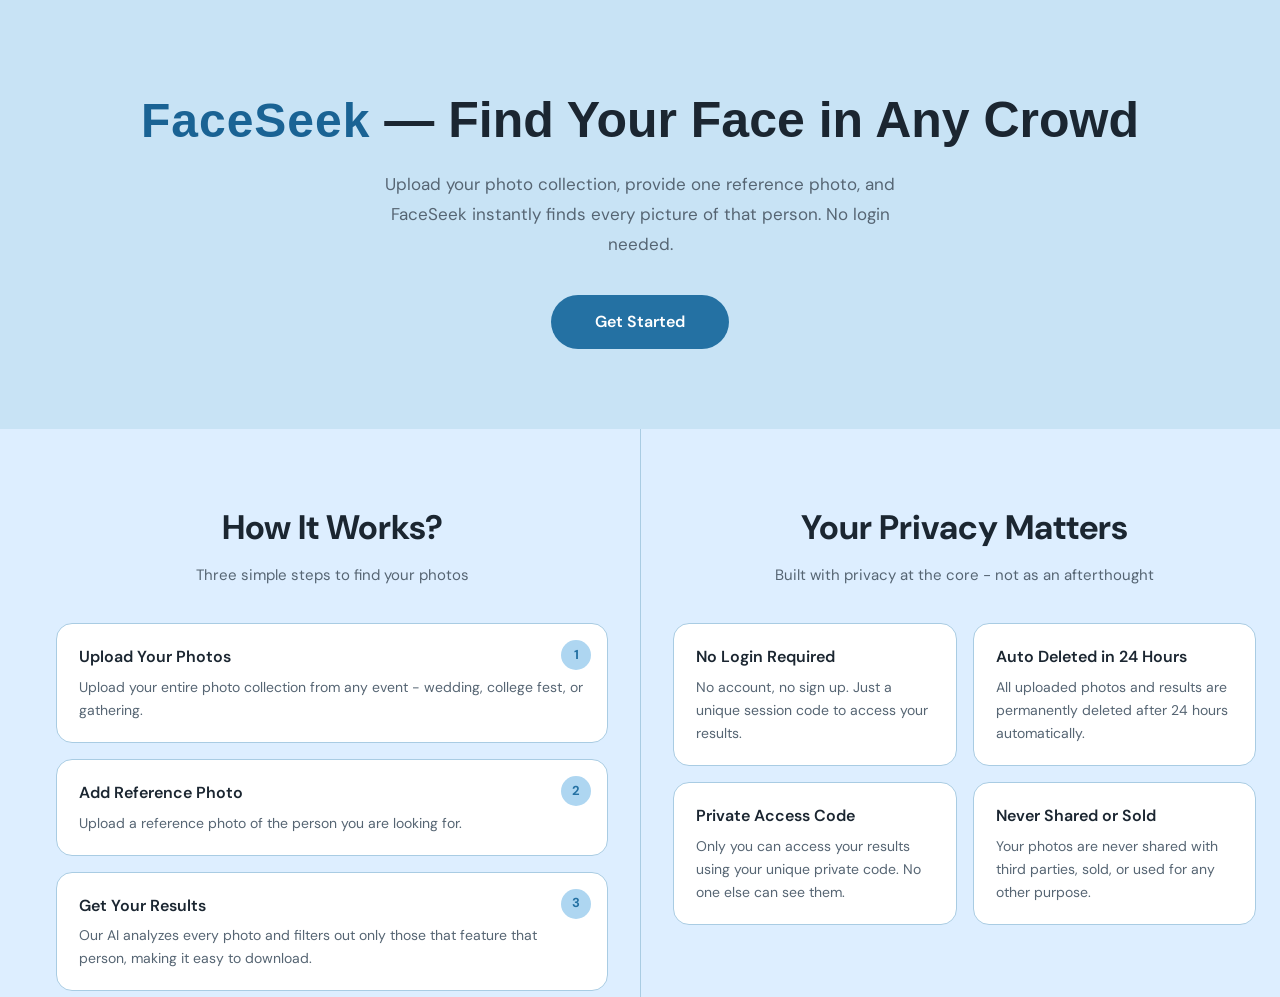
<file: frontend/index.html>
<!DOCTYPE html>

<html lang="en">

<head>

    <meta charset="UTF-8">
    <meta name="viewport" content="width=device-width, initial-scale=1.0">
    <title>FaceSeek - Find Your Photos Instantly</title>    
    <link rel="stylesheet" href="Style.css">
</head>

<body>
    <section class="hero">
        <h1><span class="brand">FaceSeek</span> — Find Your Face in Any Crowd</h1>
        <p class="subtitle">
            Upload your photo collection, provide one reference photo,
            and FaceSeek instantly finds every picture of that person.
            No login needed.
        </p>

        <div class="btn-wrapper">
            <a href="menu.html" class="btn-primary">Get Started</a>
        </div>

    </section>

    <div class="two-col-sections">
        <section class="how-section">
            <h2>How It Works?</h2>
            <p class="section-sub">Three simple steps to find your photos</p>

            <div class="steps">
                <div class="step-card">
                    <div class="step-number">1</div>
                    <h3>Upload Your Photos</h3>
                    <p>Upload your entire photo collection from any event - wedding, college fest, or gathering.</p>
                </div>

                <div class="step-card">
                    <div class="step-number">2</div>
                    <h3>Add Reference Photo</h3>
                    <p>Upload a reference photo of the person you are looking for.</p>
                </div>

                <div class="step-card">
                    <div class="step-number">3</div>
                    <h3>Get Your Results</h3>
                    <p>Our AI analyzes every photo and filters out only those that feature that person, making it easy to download.</p>
                </div>

            </div>
        </section>

        <section class="privacy-section">

            <h2>Your Privacy Matters</h2>
            <p class="section-sub">Built with privacy at the core - not as an afterthought</p>

            <div class="privacy-cards">

                <div class="card">
                    <h3>No Login Required</h3>
                    <p>No account, no sign up. Just a unique session code to access your results.</p>
                </div>

                <div class="card">
                    <h3>Auto Deleted in 24 Hours</h3>
                    <p>All uploaded photos and results are permanently deleted after 24 hours automatically.</p>
                </div>

                <div class="card">
                    <h3>Private Access Code</h3>
                    <p>Only you can access your results using your unique private code. No one else can see them.</p>
                </div>

                <div class="card">
                    <h3>Never Shared or Sold</h3>
                    <p>Your photos are never shared with third parties, sold, or used for any other purpose.</p>
                </div>

            </div>

        </section>

    </div>

</body>

</html>
</file>
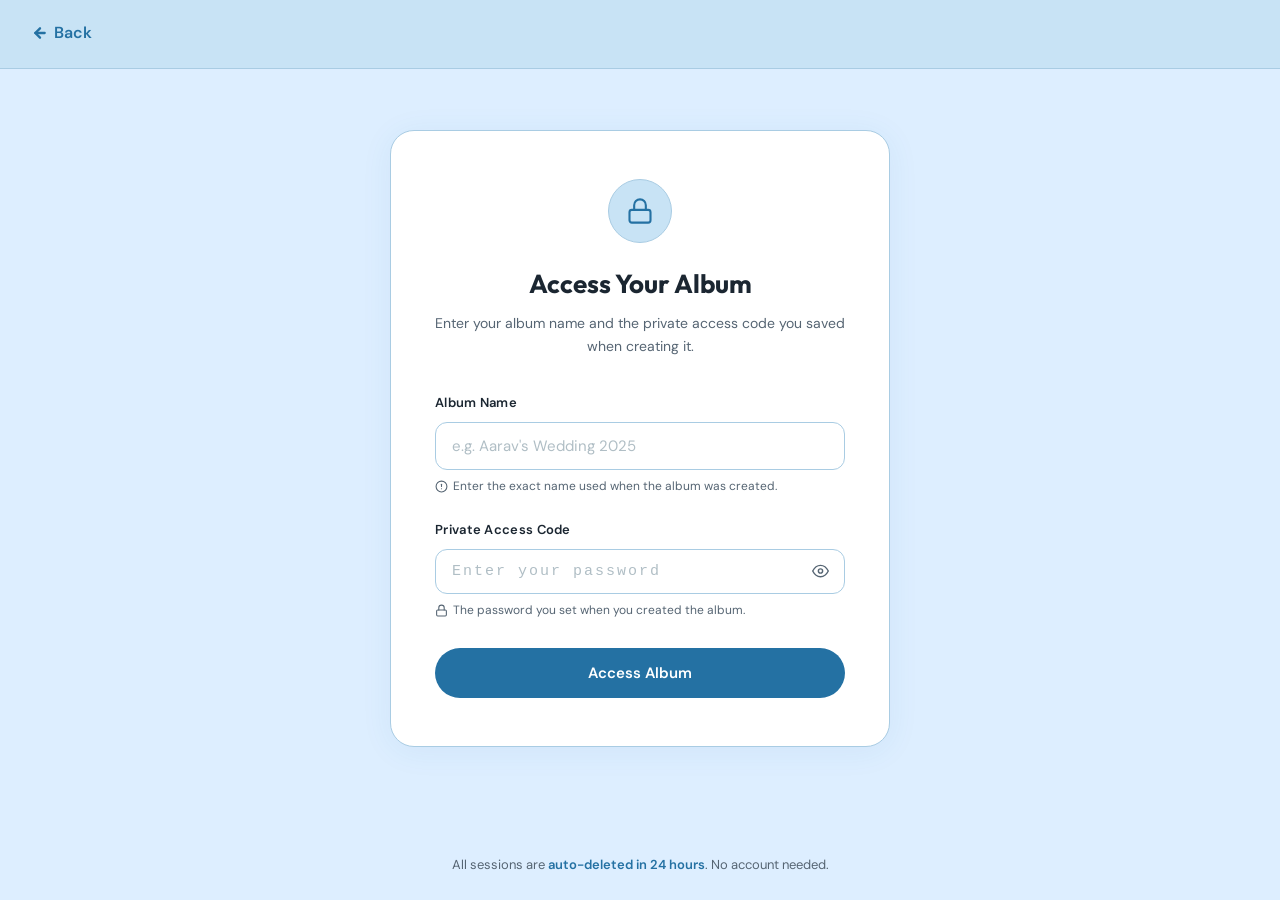
<file: frontend/access-album.html>
<!DOCTYPE html>
<html lang="en">
    <head>
        <meta charset="UTF-8">
        <meta name="viewport" content="width=device-width, initial-scale=1.0">
        <title>FaceSeek - Access Album</title>
        <link rel="preconnect" href="https://fonts.googleapis.com">
        <link href="https://fonts.googleapis.com/css2?family=Outfit:wght@400;600;700;800&family=DM+Sans:wght@400;500;600&display=swap"
        rel="stylesheet">
        <link rel="stylesheet" href="Style.css">
    </head>

    <body>

        <div class="back-bar">
            <a href="menu.html" class="back-link">
                <svg width="16" height="16" viewBox="0 0 24 24" fill="none" stroke="currentColor" 
                stroke-width="3.5" stroke-linecap="round" stroke-linejoin="round">
                    <path d="M19 12H5"/>
                    <path d="M12 19l-7-7 7-7"/>
                </svg>
                Back
            </a>
        </div>

        <div class="form-wrapper">
            <div class="form-card">

                <div class="form-card-header">
                    <div class="form-icon">
                        <svg viewBox="0 0 24 24" fill="none" stroke="currentColor"
                        stroke-width="1.8" stroke-linecap="round" stroke-linejoin="round">
                            <rect x="3" y="11" width="18" height="11" rx="2"/>
                            <path d="M7 11V7a5 5 0 0 1 10 0v4"/>
                        </svg>
                    </div>
                    <h2>Access Your Album</h2>
                    <p>Enter your album name and the private access code you saved when creating it.</p>
                </div>

                <div class="error-banner" id="errorBanner">
                    <svg width="17" height="17" viewBox="0 0 24 24" fill="none" stroke="currentColor"
                    stroke-width="2" stroke-linecap="round" stroke-linejoin="round">
                        <circle cx="12" cy="12" r="10"/>
                        <line x1="12" y1="8" x2="12" y2="12"/>
                        <line x1="12" y1="16" x2="12.01" y2="16"/>
                    </svg>
                    <p id="errorMsg"><strong>Incorrect details.</strong> Please check your album name and access code.</p>
                </div>
                
                <div class="field-group">

                    <!-- Album Name -->
                    <div>
                        <label class="field-label" for="inputAlbumName">Album Name</label>
                        <input
                            class="field-input"
                            type="text"
                            id="inputAlbumName"
                            placeholder="e.g. Aarav's Wedding 2025"
                            autocomplete="off"
                            maxlength="100"
                        />
                        <div class="field-note">
                            <svg viewBox="0 0 24 24" fill="none" stroke="currentColor" stroke-width="2"
                            stroke-linecap="round" stroke-linejoin="round">
                                <circle cx="12" cy="12" r="10"/>
                                <line x1="12" y1="8" x2="12" y2="12"/>
                                <line x1="12" y1="16" x2="12.01" y2="16"/>
                            </svg>
                            Enter the exact name used when the album was created.
                        </div>
                    </div>

                    <!-- Access Code -->
                    <div>
                        <label class="field-label" for="inputAccessCode">Private Access Code</label>
                        <div class="pwd-box">
                            <input
                                class="field-input"
                                type="password"
                                id="inputAccessCode"
                                placeholder="Enter your password"
                                autocomplete="off"
                                style="padding-right: 44px; font-family: 'Courier New', monospace; letter-spacing: 2px;"
                            />
                            <button type="button" class="pwd-toggle" id="pwdToggle"
                            title="Show / hide code" onclick="toggleVisibility()">
                                <svg id="iconShow" viewBox="0 0 24 24" fill="none" stroke="currentColor"
                                stroke-width="2" stroke-linecap="round" stroke-linejoin="round">
                                    <path d="M1 12s4-8 11-8 11 8 11 8-4 8-11 8-11-8-11-8z"/>
                                    <circle cx="12" cy="12" r="3"/>
                                </svg>
                                <svg id="iconHide" viewBox="0 0 24 24" fill="none" stroke="currentColor"
                                stroke-width="2" stroke-linecap="round" stroke-linejoin="round"
                                style="display:none;">
                                    <path d="M17.94 17.94A10.07 10.07 0 0 1 12 20c-7 0-11-8-11-8a18.45 18.45 0 0 1 5.06-5.94"/>
                                    <path d="M9.9 4.24A9.12 9.12 0 0 1 12 4c7 0 11 8 11 8a18.5 18.5 0 0 1-2.16 3.19"/>
                                    <line x1="1" y1="1" x2="23" y2="23"/>
                                </svg>
                            </button>
                        </div>

                        <div class="field-note">
                            <svg viewBox="0 0 24 24" fill="none" stroke="currentColor" stroke-width="2"
                            stroke-linecap="round" stroke-linejoin="round">
                                <rect x="3" y="11" width="18" height="11" rx="2"/>
                                <path d="M7 11V7a5 5 0 0 1 10 0v4"/>
                            </svg>
                            The password you set when you created the album.
                        </div>
                    </div>

                </div>

                <!-- type="button" prevents page reload -->
                <button type="button" class="btn-submit" onclick="accessAlbum(event)">Access Album</button>

            </div>
        </div>

        <p class="note">All sessions are <span>auto-deleted in 24 hours</span>. No account needed.</p>

        <!-- SUCCESS OVERLAY -->
        <div class="login-success-overlay" id="loginSuccessOverlay">
            <div class="login-success-card">

                <div class="success-icon">
                    <svg viewBox="0 0 24 24" fill="none" stroke="currentColor"
                    stroke-width="2.5" stroke-linecap="round" stroke-linejoin="round">
                        <polyline points="20 6 9 17 4 12"/>
                    </svg>
                </div>

                <h2>Welcome Back!</h2>
                <p>Album verified successfully. You're being taken to your album now.</p>

                <div class="login-album-info">
                    <div class="login-album-info-label">Album</div>
                    <div class="login-album-info-value" id="confirmedAlbumName">-</div>
                </div>

                <!-- Changed from <a> to <button> to prevent unintended navigation -->
                <button type="button" class="btn-continue" onclick="window.location.href='album-view.html'">Open Album →</button>

            </div>
        </div>

        <script src="js/access-album.js"></script>

    </body>

</html>
</file>
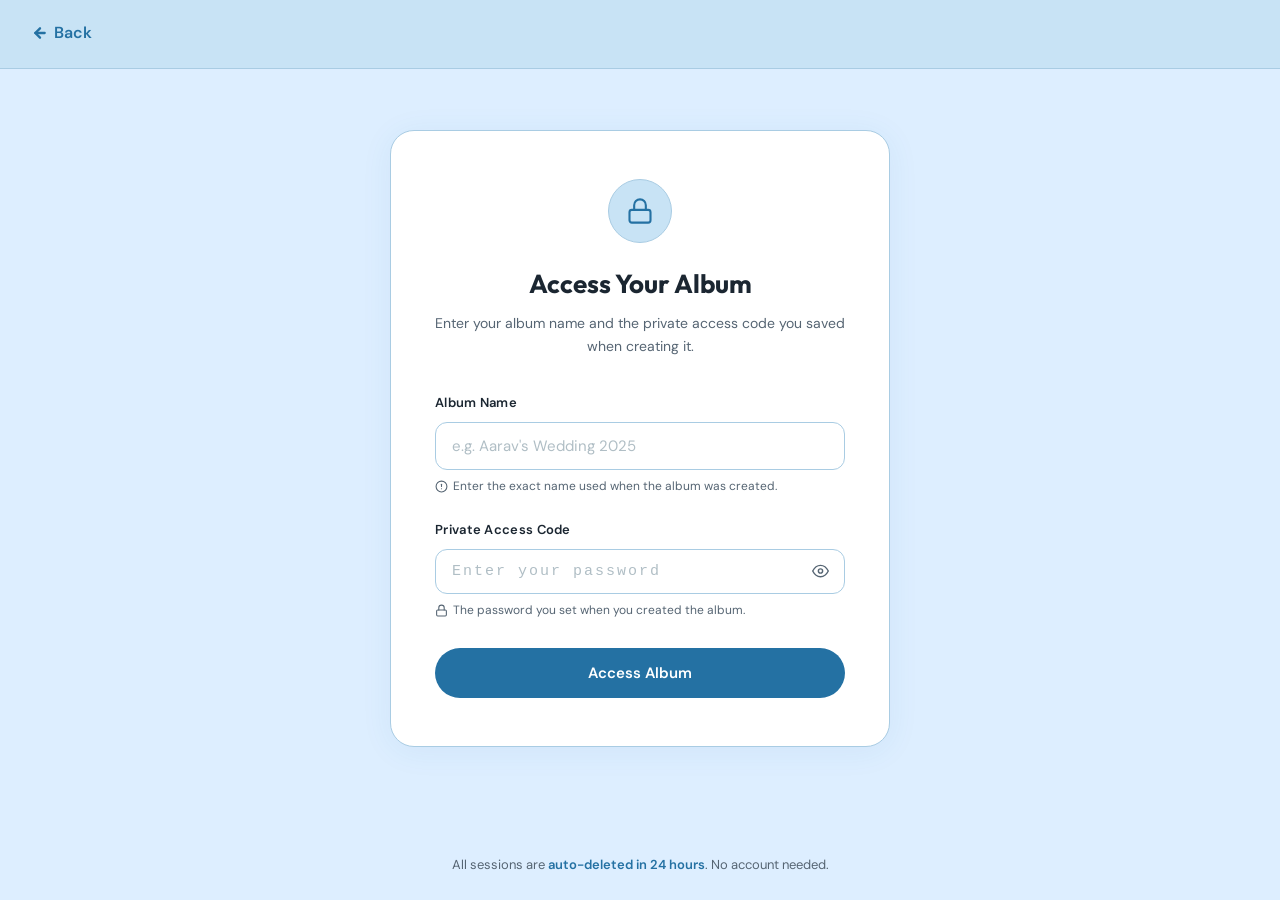
<file: frontend/album-view.html>
<!-- FILTERING AND RESULT PAGE -->
<!DOCTYPE html>

<html lang="en">

    <head>
        <meta charset="UTF-8">
        <meta name="viewport" content="width=device-width, initial-scale=1.0">
        <title>FaceSeek - Photo Filter</title>
        <link rel="preconnect" href="https://fonts.googleapis.com">
        <link href="https://fonts.googleapis.com/css2?family=Outfit:wght@400;600;700;800&family=DM+Sans:wght@400;500;600&display=swap"
        rel="stylesheet">
        <link rel="stylesheet" href="Style.css">
    </head>

    <body>

        <div class="back-bar">
            <a href="access-album.html" class="back-link">
                <svg width="16" height="16" viewBox="0 0 24 24" fill="none" stroke="currentColor"
                stroke-width="3.5" stroke-linecap="round" stroke-linejoin="round">
                    <path d="M19 12H5"/>
                    <path d="M12 19l-7-7 7-7"/>
                </svg>
                Back
            </a>
        </div>

        <div class="album-info-bar">
            <div class="album-info-chip">
                <svg viewBox="0 0 24 24" fill="none" stroke="currentColor"
                stroke-width="2" stroke-linecap="round" stroke-linejoin="round">
                    <rect x="3" y="3" width="18" height="18" rx="3"/>
                    <path d="M3 9h18M9 21V9"/>
                </svg>
                <span class="album-info-chip-label">Album</span>
                <span class="album-info-chip-value" id="bannerAlbumName">-</span>
            </div>
        </div>

        <div class="page4b-layout">

            <!-- ===== ALBUM PREVIEW ===== -->
            <div class="album-section">
                <div class="section-heading">
                    <div class="section-heading-left">
                        <span class="section-label">Album Photos</span>
                        <span class="photo-badge" id="albumPhotoCount">0 photos</span>
                    </div>
                </div>

                <div class="album-preview-grid" id="albumPreviewGrid">
                    <div class="album-empty" id="albumEmpty">
                        <svg viewBox="0 0 24 24" fill="none" stroke="currentColor"
                        stroke-width="1.5" stroke-linecap="round" stroke-linejoin="round">
                            <rect x="3" y="3" width="18" height="18" rx="3"/>
                            <circle cx="8.5" cy="8.5" r="1.5"/>
                            <path d="M21 15l-5-5L5 21"/>
                        </svg>
                        <p>No photos found in this album.</p>
                    </div>
                </div>
            </div>

            <!-- ===== FACE FILTER ===== -->
            <div class="filter-section">
                <div class="filter-card">

                    <div class="filter-card-header">
                        <div class="filter-icon">
                            <svg viewBox="0 0 24 24" fill="none" stroke="currentColor"
                            stroke-width="1.8" stroke-linecap="round" stroke-linejoin="round">
                                <circle cx="11" cy="11" r="8"/>
                                <path d="M21 21l-4.35-4.35"/>
                                <circle cx="11" cy="10" r="3"/>
                                <path d="M6.5 17.5a5 5 0 0 1 9 0"/>
                            </svg>
                        </div>
                        <div class="filter-card-header-text">
                            <h3>Filter by Face</h3>
                            <p>Upload a reference photo — FaceSeek will find all matching faces in the album.</p>
                        </div>
                    </div>

                    <div class="filter-body">
                        <div>
                            <div class="ref-label" style="margin-bottom:10px;">Reference Photo</div>

                            <div class="ref-upload-zone" id="refUploadZone">
                                <input type="file" id="refFileInput" accept="image/*">
                                <div class="ref-upload-icon">
                                    <svg viewBox="0 0 24 24" fill="none" stroke="currentColor"
                                    stroke-width="2" stroke-linecap="round" stroke-linejoin="round">
                                        <circle cx="12" cy="8" r="4"/>
                                        <path d="M6 20v-2a4 4 0 0 1 4-4h4a4 4 0 0 1 4 4v2"/>
                                    </svg>
                                </div>
                                <p><strong>Click or drag</strong> a face photo here</p>
                                <p style="margin-top:5px; font-size:12px;">JPG, PNG, WEBP - 1 photo</p>
                            </div>

                            <div class="ref-preview-wrap" id="refPreviewWrap">
                                <img id="refPreviewImg" src="" alt="Reference face">
                                <button class="ref-preview-change" onclick="changeRefPhoto()">
                                    Change Photo
                                </button>
                            </div>
                        </div>

                        <div class="filter-action-col">
                            <div class="ref-label">Run Filter</div>
                            <button class="btn-filter" id="btnFilter" onclick="runFilter()" disabled>
                                <svg viewBox="0 0 24 24" fill="none" stroke="currentColor"
                                stroke-width="2.2" stroke-linecap="round" stroke-linejoin="round">
                                    <polygon points="22 3 2 3 10 12.46 10 19 14 21 14 12.46 22 3"/>
                                </svg>
                                Filter
                            </button>
                        </div>
                    </div>
                
                    <div class="processing-bar" id="processingBar">
                        <div class="spinner"></div>
                        <div class="processing-progress">
                            <div class="processing-progress-label">
                                <span id="processingLabel">Scanning photos...</span>
                                <span id="processingPct">0%</span>
                            </div>
                            <div class="progress-track">
                                <div class="progress-fill" id="progressFill"></div>
                            </div>
                        </div>
                    </div>
                
                </div>
            </div>

            <!-- ===== RESULTS SECTION ===== -->
            <div class="results-section" id="resultsSection">

                <div class="results-header">
                    <div class="results-title-group">
                        <span class="results-title">Matched Photos</span>
                        <span class="match-badge" id="matchBadge">
                            <svg viewBox="0 0 24 24" fill="none" stroke="currentColor"
                            stroke-width="2.5" stroke-linecap="round" stroke-linejoin="round">
                                <polyline points="20 6 9 17 4 12"/>
                            </svg>
                            <span id="matchCount">0</span>
                            found
                        </span>
                    </div>

                    <div class="results-actions">
                        <span class="select-count-label" id="selectCountLabel">0 selected</span>
                        <button class="btn-select-all" id="btnSelectAll" onclick="toggleSelectAll()">Select All</button>
                        <button class="btn-dl btn-dt-selected" id="btnDlSelected" onclick="downloadSelected()" disabled>
                            <svg viewBox="0 0 24 24" fill="none" stroke="currentColor"
                            stroke-width="2" stroke-linecap="round" stroke-linejoin="round">
                                <path d="M21 15v4a2 2 0 0 1-2 2H5a2 2 0 0 1-2-2v-4"/>
                                <polyline points="7 10 12 15 17 10"/>
                                <line x1="12" y1="15" x2="12" y2="3"/>
                            </svg>
                            Download Selected
                        </button>
                        <button class="btn-dl btn-dl-all" id="btnDlAll" onclick="downloadAll()" disabled>
                            <svg viewBox="0 0 24 24" fill="none" stroke="currentColor"
                            stroke-width="2" stroke-linecap="round" stroke-linejoin="round">
                                <path d="M21 15v4a2 2 0 0 1-2 2H5a2 2 0 0 1-2-2v-4"/>
                                <polyline points="7 10 12 15 17 10"/>
                                <line x1="12" y1="15" x2="12" y2="3"/>
                            </svg>
                            Download All
                        </button>
                    </div>
                </div>

                <div class="no-matches" id="noMatches">
                    <svg viewBox="0 0 24 24" fill="none" stroke="currentColor"
                    stroke-width="1.5" stroke-linecap="round" stroke-linejoin="round">
                        <circle cx="11" cy="11" r="8"/>
                        <path d="M21 21l-4.35-4.35"/>
                        <line x1="8" y1="11" x2="14" y2="11"/>
                    </svg>
                    <h4>No Matches Found</h4>
                    <p>The face in your reference photo wasn't found in any album photos. Try a clearer photo.</p>
                </div>

                <div class="results-grid" id="resultsGrid"></div>
            </div>
        </div>

        <p class="note">All sessions are <span>auto-deleted in 24 hours</span>. No account needed.</p>

        <!-- LIGHTBOX -->
        <div class="lightbox" id="lightbox" onclick="closeLightbox(event)">
            <div class="lightbox-inner">
                <img id="lightboxImg" src="" alt="">
                <button class="lightbox-close" onclick="closeLightbox()">
                    <svg viewBox="0 0 24 24" fill="none" stroke="currentColor"
                    stroke-width="2.5" stroke-linecap="round" stroke-linejoin="round">
                        <line x1="18" y1="6" x2="6" y2="18"/>
                        <line x1="6" y1="6" x2="18" y2="18"/>
                    </svg>
                </button>
                <div class="lightbox-caption" id="lightboxCaption"></div>
            </div>
        </div>

        <script src="js/album-view.js"></script>

    </body>
</html>
</file>
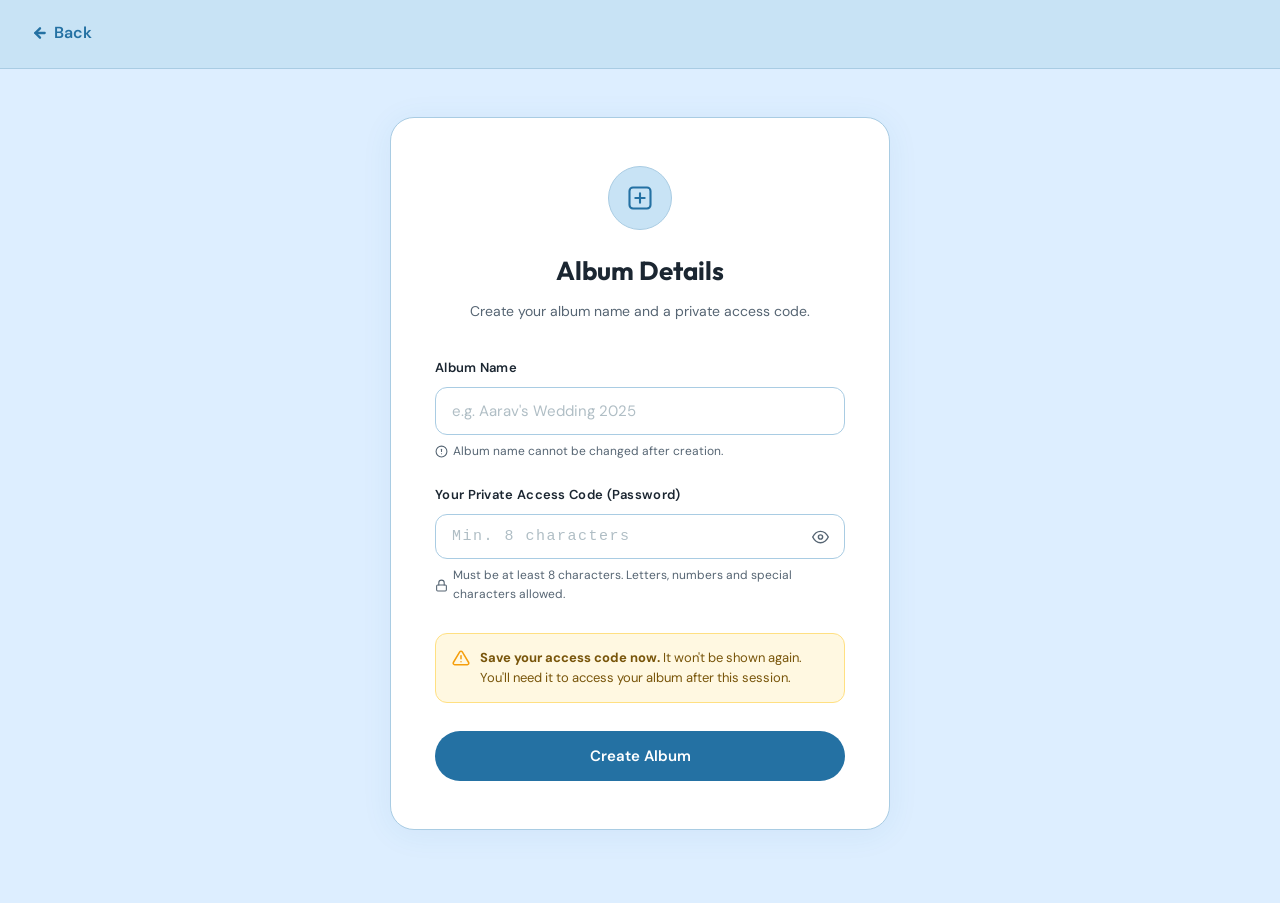
<file: frontend/create-album.html>
<!DOCTYPE html>
<html lang="en">

<head>
    <meta charset="UTF-8">
    <meta name="viewport" content="width=device-width, initial-scale=1.0">
    <title>FaceSeek - Create New Album</title>
    <link rel="preconnect" href="https://fonts.googleapis.com">
    <link href="https://fonts.googleapis.com/css2?family=Outfit:wght@400;600;700;800&family=DM+Sans:wght@400;500;600&display=swap" 
    rel="stylesheet">
    <link rel="stylesheet" href="Style.css">
</head>

<body>

    <div class="back-bar">
        <a href="menu.html" class="back-link">
            <svg width="16" height="16" viewBox="0 0 24 24" fill="none" stroke="currentColor" 
            stroke-width="3.5" stroke-linecap="round" stroke-linejoin="round">
                <path d="M19 12H5"/>
                <path d="M12 19l-7-7 7-7"/>
            </svg>
            Back
        </a>
    </div>

    <div class="form-wrapper">
        <div class="form-card">

            <div class="form-card-header">
                <div class="form-icon">
                    <svg viewBox="0 0 24 24" fill="none" stroke="currentColor"
                    stroke-width="1.8" stroke-linecap="round" stroke-linejoin="round">
                        <rect x="3" y="3" width="18" height="18" rx="3"/>
                        <path d="M12 8v8M8 12h8"/>
                    </svg>
                </div>
                <h2>Album Details</h2>
                <p>Create your album name and a private access code.</p>
            </div>

            <div class="field-group">
                <div>
                    <label class="field-label" for="albumName">Album Name</label>
                    <input
                        class="field-input"
                        type="text"
                        id="albumName"
                        placeholder="e.g. Aarav's Wedding 2025"
                        autocomplete="off"
                        maxlength="100"
                    />
                    <div class="field-note">
                        <svg viewBox="0 0 24 24" fill="none" stroke="currentColor" stroke-width="2"
                        stroke-linecap="round" stroke-linejoin="round">
                            <circle cx="12" cy="12" r="10"/>
                            <line x1="12" y1="8" x2="12" y2="12"/>
                            <line x1="12" y1="16" x2="12.01" y2="16"/>
                        </svg>
                        Album name cannot be changed after creation.
                    </div>
                </div>

                <!-- Password -->
                <div>
                    <label class="field-label">Your Private Access Code (Password)</label>

                    <div class="code-box">
                        <input
                            class="field-input"
                            type="password"
                            id="generatedCode"
                            placeholder="Min. 8 characters"
                            autocomplete="off"
                            style="letter-spacing: 0.1em; font-family: var(--mono-font, monospace);"
                        />
                        <button type="button" class="code-btn" id="toggleCodeBtn" title="Show/Hide" onclick="toggleCodeVisibility()">
                            <svg id="iconShowCode" viewBox="0 0 24 24" fill="none" stroke="currentColor"
                            stroke-width="2" stroke-linecap="round" stroke-linejoin="round">
                                <path d="M1 12s4-8 11-8 11 8 11 8-4 8-11 8-11-8-11-8z"/>
                                <circle cx="12" cy="12" r="3"/>
                            </svg>
                        </button>
                    </div>

                    <div class="field-note">
                        <svg viewBox="0 0 24 24" fill="none" stroke="currentColor" stroke-width="2"
                        stroke-linecap="round" stroke-linejoin="round">
                            <rect x="3" y="11" width="18" height="11" rx="2"/>
                            <path d="M7 11V7a5 5 0 0 1 10 0v4"/>
                        </svg>
                        Must be at least 8 characters. Letters, numbers and special characters allowed.
                    </div>
                </div>   
            </div>

            <div class="save-warning">
                <svg viewBox="0 0 24 24" fill="none" stroke="currentColor"
                stroke-width="2" stroke-linecap="round" stroke-linejoin="round">
                    <path d="M10.29 3.86L1.82 18a2 2 0 0 0 1.71 3h16.94a2 2 0 0 0 1.71-3L13.71 3.86a2 2 0 0 0-3.42 0z"/>
                    <line x1="12" y1="9" x2="12" y2="13"/>
                    <line x1="12" y1="17" x2="12.01" y2="17"/>
                </svg>
                <p><strong>Save your access code now.</strong> It won't be shown again. 
                    You'll need it to access your album after this session.</p>
            </div>

            <!-- type="button" prevents page reload on click -->
            <button type="button" class="btn-submit" onclick="createAlbum(event)">Create Album</button>

        </div>
    </div>

    <!-- SUCCESS OVERLAY -->
    <div class="success-overlay" id="successOverlay">
        <div class="success-card">
            <div class="success-icon">
                <svg viewBox="0 0 24 24" fill="none" stroke="currentColor"
                stroke-width="2.5" stroke-linecap="round" stroke-linejoin="round">
                    <polyline points="20 6 9 17 4 12"/>
                </svg>
            </div>

            <h2>Album Created!</h2>
            <p>Your album is ready. Save your access code — you'll need it to return to your album.</p>

            <div class="success-info">
                <div class="success-info-row">
                    <div>
                        <div class="success-info-label">Album Name</div>
                        <div class="success-info-value" id="successAlbumName">-</div>
                    </div>
                </div>
                <div class="success-info-row">
                    <div>
                        <div class="success-info-label">Access Code</div>
                        <div class="success-info-value" id="successCode">-</div>
                    </div>
                    <button type="button" class="success-copy-btn" onclick="copySuccessCode()" title="Copy code">
                        <svg viewBox="0 0 24 24" fill="none" stroke="currentColor"
                        stroke-width="2" stroke-linecap="round" stroke-linejoin="round">
                            <rect x="9" y="9" width="13" height="13" rx="2"/>
                            <path d="M5 15H4a2 2 0 0 1-2-2V4a2 2 0 0 1 2-2h9a2 2 0 0 1 2 2v1"/>
                        </svg>
                    </button>
                </div>
            </div>

            <div class="success-warning">
                <svg viewBox="0 0 24 24" fill="none" stroke="currentColor"
                stroke-width="2" stroke-linecap="round" stroke-linejoin="round">
                    <path d="M10.29 3.86L1.82 18a2 2 0 0 0 1.71 3h16.94a2 2 0 0 0 1.71-3L13.71 3.86a2 2 0 0 0-3.42 0z"/>
                    <line x1="12" y1="9" x2="12" y2="13"/>
                    <line x1="12" y1="17" x2="12.01" y2="17"/>
                </svg>
                <span>This code will <strong>not be shown again</strong>. Screenshot or copy it before continuing.</span>
            </div>

            <!-- Changed from <a> to <button> to prevent unintended navigation -->
            <button type="button" class="btn-continue" onclick="continueToUpload()">Continue to Upload Photos →</button>

        </div>
    </div>

    <script src="js/create-album.js"></script>

</body>

</html>
</file>
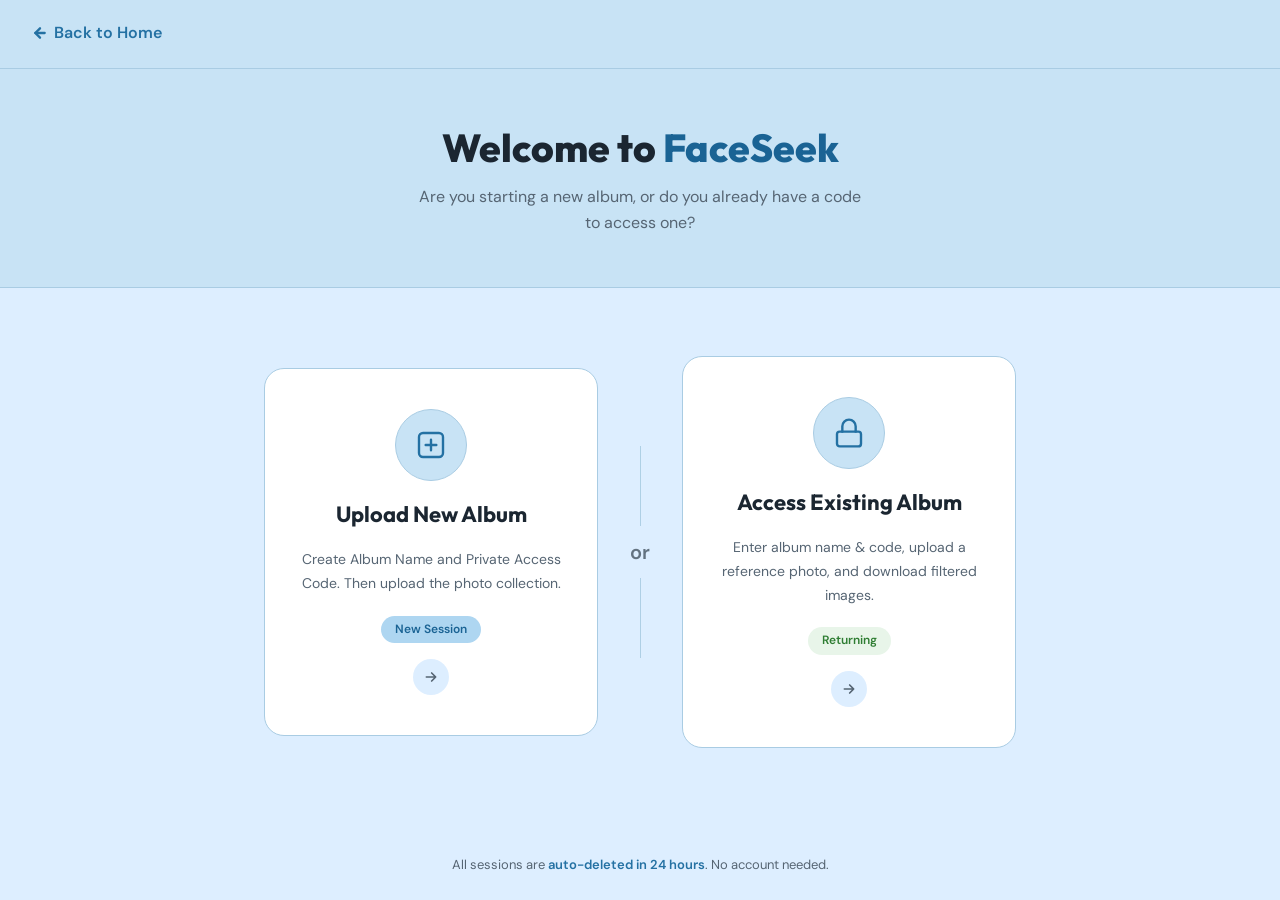
<file: frontend/menu.html>
<!DOCTYPE html>
<html lang="en">
    <head>
        <meta charset="UTF-8">
        <meta name="viewport" content="width=device-width, initial-scale=1.0">
        <title>FaceSeek - Get Started</title>
        <link rel="preconnect" href="https://fonts.googleapis.com">
        <link href="https://fonts.googleapis.com/css2?family=Outfit:wght@400;600;700;800&family=DM+Sans:wght@400;500;600&display=swap" rel="stylesheet">
        <link rel="stylesheet" href="Style.css">
    </head>

    <body>
        <div class="back-bar">
            <a href="index.html" class="back-link">
                <svg width="16" height="16" viewBox="0 0 24 24" fill="none" stroke="currentColor" 
                stroke-width="3.5" stroke-linecap="round" stroke-linejoin="round">
                    <path d="M19 12H5"/>
                    <path d="M12 19l-7-7 7-7"/>
                </svg>
                Back to Home
            </a>
        </div>

        <div class="page-hero">
            <h1>Welcome to <span>FaceSeek</span></h1>
            <p>Are you starting a new album, or do you already have a code to access one?</p>
        </div>

        <div class="options-wrapper">
            <div class="option-grid">

                <!-- CREATE NEW ALBUM -->
                <a href="create-album.html" class="option-card">
                    <div class="icon-wrap">
                        <svg viewBox="0 0 24 24" fill="none" stroke="currentColor"
                        stroke-width="1.8" stroke-linecap="round" stroke-linejoin="round">
                            <rect x="3" y="3" width="18" height="18" rx="3"/>
                            <path d="M12 8v8M8 12h8"/>
                        </svg>
                    </div>
                    <h2>Upload New Album</h2>
                    <p>Create Album Name and Private Access Code. Then upload the photo collection.</p>
                    <span class="card-badge badge-new">New Session</span>
                    
                    <div class="card-arrow">
                        <svg viewBox="0 0 24 24" fill="none" stroke="currentColor" stroke-width="2.5"
                        stroke-linecap="round" stroke-linejoin="round">
                            <path d="M5 12h14M13 6l6 6-6 6"/>
                        </svg>
                    </div>
                </a>

                <div class="divider-or">
                    <div class="divider-line"></div>
                    or
                    <div class="divider-line"></div>
                </div>

                <!-- ACCESSING EXISTING ALBUM -->
                <a href="access-album.html" class="option-card">
                    <div class="icon-wrap">
                        <svg viewBox="0 0 24 24" fill="none" stroke="currentColor" stroke-width="1.8" 
                        stroke-linecap="round" stroke-linejoin="round">
                            <rect x="3" y="11" width="18" height="11" rx="2"/>
                            <path d="M7 11V7a5 5 0 0 1 10 0v4"/>
                        </svg>
                    </div>
                    <h2>Access Existing Album</h2>
                    <p>Enter album name & code, upload a reference photo, and download filtered images.</p>
                    <span class="card-badge badge-existing">Returning</span>
                    
                    <div class="card-arrow">
                        <svg viewBox="0 0 24 24" fill="none" stroke="currentColor" stroke-width="2.5" 
                        stroke-linecap="round" stroke-linejoin="round">
                            <path d="M5 12h14M13 6l6 6-6 6"/>
                        </svg>
                    </div>
                </a>
            
            </div>
        </div>

        <p class="note">All sessions are <span>auto-deleted in 24 hours</span>. No account needed.</p>

    </body>
</html>
</file>
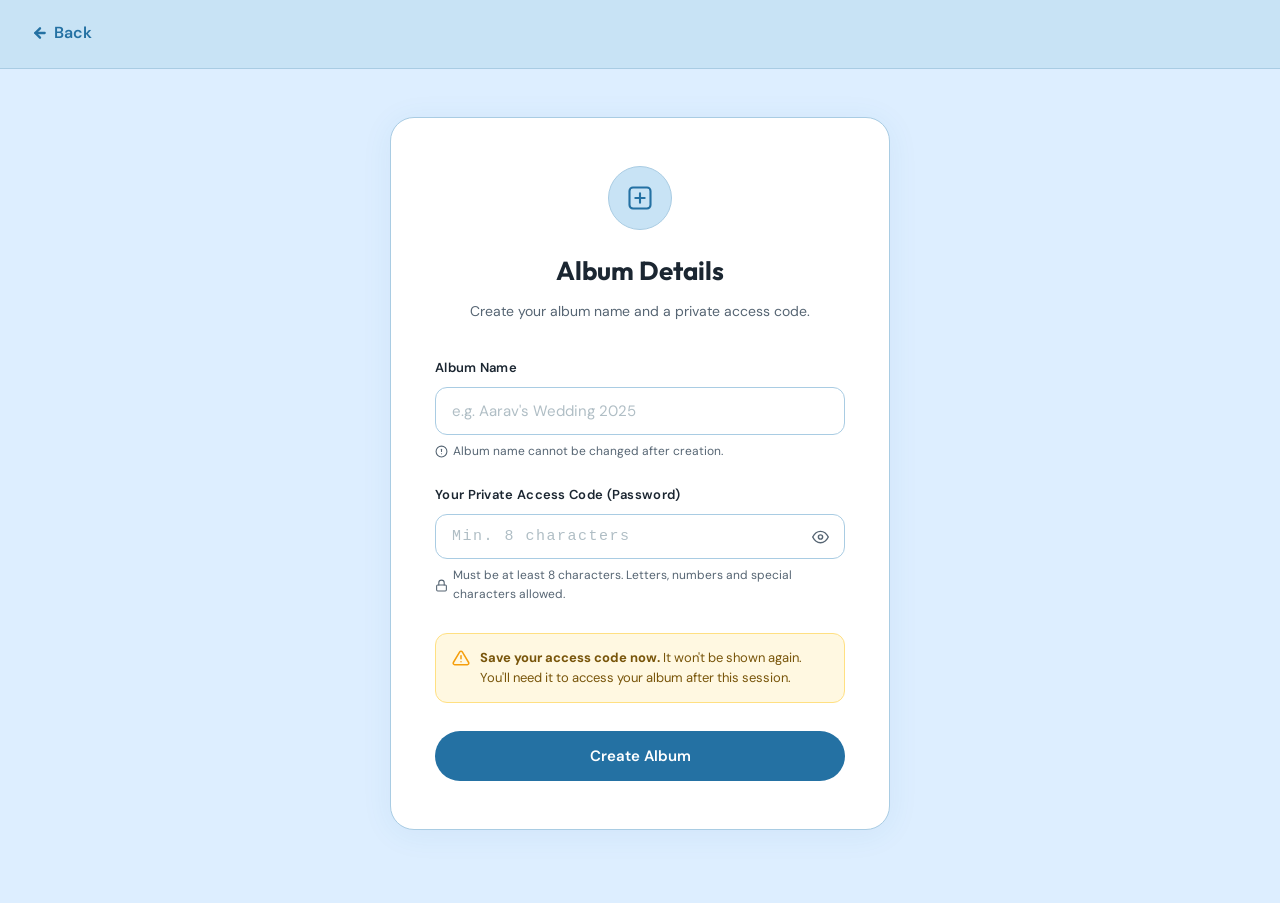
<file: frontend/upload-photos.html>
<!DOCTYPE html>

<html lang="en">

    <head>
        <meta charset="UTF-8">
        <meta name="viewport" content="width=device-width, initial-scale=1.0">
        <title>FaceSeek - Upload Photos</title>
        <link rel="preconnect" href="https://fonts.googleapis.com">
        <link href="https://fonts.googleapis.com/css2?family=Outfit:wght@400;600;700;800&family=DM+Sans:wght@400;500;600&display=swap"
        rel="stylesheet">
        <link rel="stylesheet" href="Style.css">
    </head>

    <body>

        <div class="back-bar">
            <a href="create-album.html" class="back-link">
                <svg width="16" height="16" viewBox="0 0 24 24" fill="none" stroke="currentColor"
                stroke-width="3.5" stroke-linecap="round" stroke-linejoin="round">
                    <path d="M19 12H5"/>
                    <path d="M12 19l-7-7 7-7"/>
                </svg>
                Back
            </a>
        </div>

        <div class="album-banner">
            <span class="album-banner-label">Album:</span>
            <span class="album-banner-name" id="bannerAlbumName">-</span>
        </div>

        <div class="upload-wrapper">
            <div class="upload-card">

                <div class="upload-card-header">
                    <div class="upload-form-icon">
                        <svg viewBox="0 0 24 24" fill="none" stroke="currentColor"
                        stroke-width="1.8" stroke-linecap="round" stroke-linejoin="round">
                            <rect x="3" y="3" width="18" height="18" rx="3"/>
                            <path d="M3 9l4-4 4 4 4-4 4 4"/>
                            <path d="M3 15l4 4 4-4 4 4 4-4"/>
                        </svg>
                    </div>
                    <h2>Upload Photos</h2>
                    <p>Add photos to your album. You can upload up to 100 photos at once.</p>
                </div>

                <div class="drop-zone" id="dropZone">
                    <input type="file" id="fileInput" accept="image/*" multiple />
                    <div class="drop-zone-icon">
                        <svg viewBox="0 0 24 24" fill="none" stroke="currentColor"
                        stroke-width="1.8" stroke-linecap="round" stroke-linejoin="round">
                            <polyline points="16 16 12 12 8 16"/>
                            <line x1="12" y1="12" x2="12" y2="21"/>
                            <path d="M20.39 18.39A5 5 0 0 0 18 9h-1.26A8 8 0 1 0 3 16.3"/>
                        </svg>
                    </div>
                    <p><strong>Click to browse</strong> or drag & drop photos here</p>
                    <p class="drop-zone-hint">JPG, PNG, WEBP, HEIC. Max 100 photos</p>
                </div>

                <div class="limit-warning" id="limitWarning">
                    <svg viewBox="0 0 24 24" fill="none" stroke="currentColor"
                    stroke-width="2" stroke-linecap="round" stroke-linejoin="round">
                        <path d="M10.29 3.86L1.82 18a2 2 0 0 0 1.71 3h16.94a2 2 0 0 0 1.71-3L13.71 3.86a2 2 0 0 0-3.42 0z"/>
                        <line x1="12" y1="9" x2="12" y2="13"/>
                        <line x1="12" y1="17" x2="12.01" y2="17"/>
                    </svg>
                    <span>Maximum 100 photos allowed. Extra photos were not added.</span>
                </div>

                <div class="photo-count-bar" id="photoCountBar">
                    <span class="photo-count-text"><span id="photoCount">0</span> photo(s) selected</span>
                    <button class="clear-all-btn" onclick="clearAll()">Remove all</button>
                </div>

                <div class="thumb-grid" id="thumbGrid"></div>

                <button class="btn-submit" onclick="uploadPhotos()">Upload Photos</button>
            
            </div>
        </div>

        <!-- UPLOAD SUCCESS OVERLAY -->
        <div class="upload-success-overlay" id="uploadSuccessOverlay">
            <div class="upload-success-card">

                <button class="overlay-close-btn" onclick="document.getElementById('uploadSuccessOverlay').classList.remove('show')" title="Close">
                    <svg width="16" height="16" viewBox="0 0 24 24" fill="none" stroke="currentColor"
                    stroke-width="2.5" stroke-linecap="round" stroke-linejoin="round">
                        <line x1="18" y1="6" x2="6" y2="18"/>
                        <line x1="6" y1="6" x2="18" y2="18"/>
                    </svg>
                </button>

                <div class="success-icon">
                    <svg viewBox="0 0 24 24" fill="none" stroke="currentColor"
                    stroke-width="2.5" stroke-linecap="round" stroke-linejoin="round">
                        <polyline points="20 6 9 17 4 12"/>
                    </svg>
                </div>

                <h2>Photos Uploaded!</h2>
                <p>Your photos have been saved to the album.</p>

                <div class="upload-summary">
                    <div class="upload-summary-row">
                        <div>
                            <div class="upload-summary-label">Album Name</div>
                            <div class="upload-summary-value" id="finalAlbumName">-</div>
                        </div>
                    </div>
                    <div class="upload-summary-row">
                        <div>
                            <div class="upload-summary-label">Photos Uploaded</div>
                            <div class="upload-summary-value" id="finalPhotoCount">-</div>
                        </div>
                    </div>
                </div>

                <a href="menu.html" class="btn-continue">Back to Home →</a>

            </div>
        </div>

        <script src="js/upload-photos.js"></script>

    </body>

</html>
</file>
<file: frontend/Style.css>
@import url('https://fonts.googleapis.com/css2?family=Playfair+Display:wght@700&family=DM+Sans:wght@400;600&display=swap');

/* VARIABLES */
:root {
    --bg: #ddeeff;
    --white: #ffffff;
    --blue:#2471a3;
    --blue-light: #aed6f1;
    --blue-dark: #1a6394;
    --text-dark: #1b2631;
    --text-gray: #566573;
    --border: #a9cce3;
    --font: 'DM Sans', Arial, sans-serif;
    --hero-bg:  #c8e3f5;
}

/* Reseting browser spacing */
* {
    box-sizing: border-box;
    margin: 0;
    padding: 0;
}

/* Base style for whole page */
body {
    background: var(--hero-bg);
    color: var(--text-dark);
    font-family: var(--font);
    font-size: 16px;
    line-height: 1.6;
    overflow-x: hidden;

    min-height: 100vh;
    display: flex;
    flex-direction: column;
}


/* --- SECTION 1 -> HERO --- */
.hero{
    background-color: var(--hero-bg);
    text-align: center;
    /* max-width: 700px; */
    padding: 90px 24px 80px;
}

.hero h1 {
    font-family: 'Space Grotesk', sans-serif;
    font-size: 50px;
    font-weight: 700;
    color: var(--text-dark);
    line-height: 1.2;
    margin-bottom: 20px;
}
.brand {
    font-family: 'Outfit', sans-serif;
    font-size: 48px;
    font-weight: 800;
    color: var(--blue-dark);
    letter-spacing: 1px;
}


.hero .subtitle {
    font-size: 17px;
    color: var(--text-gray);
    max-width: 520px;
    margin: 0 auto 36px;
    line-height: 1.75;
}

/* Button Settings */
.btn-wrapper {
    display: flex;
    justify-content: center;
}
.btn-primary {
    display: inline-block;
    background-color: var(--blue);
    color: #ffffff;
    text-decoration: none;
    font-size: 16px;
    font-weight: 600;
    padding: 14px 44px;
    border-radius: 100px;
    transition: background-color 0.2s, transform 0.2s;
}

.btn-primary:hover {
    background-color: var(--blue-dark);
    transform: translateY(-2px);
}

/*Two column Wrapper */
.two-col-sections {
    display: grid;
    grid-template-columns: 1fr 1fr;
    align-items: stretch;
    max-width: 1300px;
    padding: 0 24px;
    margin: 0 auto;
}


/* --- SECTION 2 -> HOW IT WORKS? --- */
.how-section {
    background-color: var(--bg);
    padding: 72px 32px 0;
    /* max-width: 1050px; */
    text-align: center;
}

.how-section h2 {
    font-size: 34px;
    font-weight: 700;
    color: var(--text-dark);
    margin-bottom: 8px;
}

.section-sub {
    font-size: 15px;
    color: var(--text-gray);
    margin-bottom: 36px;
}

/* 3 Cards Row */
.steps {
    display: flex;
    flex-direction: column;
    gap: 16px;
    /* text-align: left; */
}

.step-card {
    background-color: var(--white);
    border: 1px solid var(--border);
    border-radius: 16px;
    padding: 20px 22px;
    position: relative; /* for step number positioning */
    text-align: left;
}


.step-number {
    position: absolute;
    top: 16px;
    right: 16px;
    width: 30px;
    height: 30px;
    border-radius: 50%;
    background-color: var(--blue-light);
    color: var(--blue);
    font-size: 13px;
    font-weight: 700;
    display: flex;
    align-items: center;
    justify-content: center;
}

/* Card Title */
.step-card h3 {
    font-size: 16px;
    font-weight: 600;
    color: var(--text-dark);
    margin-bottom: 6px;
    padding-right: 40px;
}

/* Card Description */
.step-card p {
    font-size: 14px;
    color: var(--text-gray);
    line-height: 1.65;
}


/* --- SECTION 3 -> PRIVACY --- */
.privacy-section {
    background-color: var(--bg);
    padding:  72px 0 72px 32px;
    text-align: center;
    border-left: 1px solid var(--border);
}

.privacy-section h2 {
    font-size: 34px;
    font-weight: 700;
    color: var(--text-dark);
    margin-bottom: 8px;
}

/* 4 Privacy Cards */
.privacy-cards {
    display: grid;
    grid-template-columns: repeat(2, 1fr);
    gap: 16px;
    text-align: left;
    align-items: start;
}

.card {
    background-color: var(--white);
    border: 1px solid var(--border);
    border-radius: 16px;
    padding: 20px 22px;
}

/* Card Title */
.card h3 {
    font-size: 16px;
    font-weight: 600;
    color: var(--text-dark);
    margin-bottom: 6px;
}

/* Card Description */
.card p {
    font-size: 14px;
    color: var(--text-gray);
    line-height: 1.65;
}


/* --- TABLET VIEW --- */
@media (max-width: 960px) {
    .two-col-sections {
        grid-template-columns: 1fr;
        padding: 0 20px;
    }
    
    .how-section {
        padding: 60px 0 40px;
        border-bottom: 1px solid var(--border); 
    }
 
    .privacy-section {
        padding: 40px 0 60px;
        border-left: none;
    }
}


/* --- MOBILE VIEW --- */
@media (max-width: 900px) {
    .two-col-sections {
        grid-template-columns: 1fr;
    }
}

@media (max-width: 680px) {
 
  .hero h1 {
    font-size: 32px;
  }
 
  .privacy-cards {
    grid-template-columns: 1fr;
  }
}

/* --- PAGE 2 - GET STARTED --- */
body.page2 {
    min-height: 1000vh;
    display: flex;
    flex-direction: column;
    overflow-x: hidden;
}

.back-bar {
    padding: 20px 32px;
    background: var(--hero-bg);
    border-bottom: 1px solid var(--border);
}

.back-link {
    display: inline-flex;
    align-items: center;
    gap: 6px;
    font-size: 16px;
    font-weight: 600;
    color: var(--blue);
    text-decoration: none;
}

.page-hero {
    background: var(--hero-bg);
    text-align: center;
    padding: 56px 24px 52px;
    border-bottom: 1px solid var(--border);
}

.page-hero h1 {
    font-family: 'Outfit', sans-serif;
    font-size: 39px;
    font-weight: 800;
    color: var(--text-dark);
    margin-bottom: 12px;
    line-height: 1.2
}

.page-hero h1 span {
    color: var(--blue-dark);
}

.page-hero p {
    font-size: 16px;
    color: var(--text-gray);
    max-width: 460px;
    margin: 0 auto;
}

.options-wrapper {
    flex: 1;
    display: flex;
    align-items: center;
    justify-content: center;
    padding: 56px 24px 72px;
}

.option-grid {
    display: grid;
    grid-template-columns: 1fr auto 1fr;
    gap: 24px;
    max-width: 860px;
    align-items: center;
}

.option-card {
    background: var(--white);
    border: 1px solid var(--border);
    border-radius: 20px;
    padding: 40px 36px;
    text-align: center;
    text-decoration: none;
    color: inherit;
    display: flex;
    flex-direction: column;
    align-items: center;
    gap: 16px;
    cursor: pointer;
    position: relative;
    overflow: hidden;
}

.icon-wrap {
    width: 72px;
    height: 72px;
    border-radius: 50px;
    background: var(--hero-bg);
    border: 1.5px solid var(--border);
    display: flex;
    align-items: center;
    justify-content: center;
    flex-shrink: 0;
    position: relative;
    z-index: 1;
}

.icon-wrap svg {
    width: 32px;
    height: 32px;
    stroke: var(--blue);
}

.option-card h2 {
    font-family: 'Outfit', sans-serif;
    font-size: 22px;
    font-weight: 700;
    color: var(--text-dark);
    position: relative;
    z-index: 1;
}

.option-card p {
    font-size: 14px;
    color: var(--text-gray);
    line-height: 1.7;
    max-width: 260px;
    position: relative;
    z-index: 1;
}

.card-badge {
    display: inline-block;
    font-size: 12px;
    font-weight: 600;
    padding: 4px 14px;
    border-radius: 100px;
    position: relative;
    z-index: 1;
    margin-top: 4px;
}

.badge-new {
    background: var(--blue-light);
    color: var(--blue-dark);
}

.badge-existing {
    background: #e8f5e9;
    color: #2e7d32;
}

.divider-or {
    display: flex;
    flex-direction: column;
    align-items: center;
    justify-content: center;
    gap: 10px;
    color: var(--text-gray);
    font-size: 20px;
    font-weight: 600;
    padding: 0 8px;
    opacity: 0.9;
}

.divider-line {
    width: 1px;
    height: 80px;
    background: var(--border);
}

.card-arrow {
    margin-top: auto;
    width: 36px;
    height: 36px;
    border-radius: 50%;
    background: var(--bg);
    display: flex;
    align-items: center;
    justify-content: center;
    position: relative;
    z-index: 1;
}

.card-arrow svg {
    width: 16px;
    height: 16px;
    stroke: var(--text-gray);
}

.note {
    text-align: center;
    font-size: 13px;
    color: var(--text-gray);
    padding: 0 24px 40px;
}

.note span {
    color: var(--blue);
    font-weight: 600;
}

/* --- PAGE 2 MOBILE --- */
@media (max-width: 640px) {
    .options-grid {
        grid-template-columns: 1fr;
    }
 
    .divider-or {
        flex-direction: row;
    }
 
    .divider-line {
        width: 60px;
        height: 1px;
    }
 
    .page-hero h1 {
        font-size: 28px;
    }
 
    .option-card {
        padding: 30px 24px;
    }
}

 /* ── PAGE 3 SPECIFIC STYLES ── */

/* ── FORM CARD ── */
.form-wrapper {
    flex: 1;
    display: flex;
    align-items: center;
    justify-content: center;
    padding: 48px 24px 72px;
    background: var(--bg);
}

.form-card {
    background: var(--white);
    border: 1px solid var(--border);
    border-radius: 24px;
    padding: 48px 44px;
    width: 100%;
    max-width: 500px;
    box-shadow: 0 4px 32px rgba(36, 113, 163, 0.07);
}

.form-card-header {
    text-align: center;
    margin-bottom: 36px;
}

.form-icon {
    width: 64px;
    height: 64px;
    border-radius: 50%;
    background: var(--hero-bg);
    border: 1.5px solid var(--border);
    display: flex;
    align-items: center;
    justify-content: center;
    margin: 0 auto 20px;
}

.form-icon svg {
    width: 28px;
    height: 28px;
    stroke: var(--blue);
}

.form-card-header h2 {
    font-family: 'Outfit', sans-serif;
    font-size: 26px;
    font-weight: 700;
    color: var(--text-dark);
    margin-bottom: 8px;
}

.form-card-header p {
    font-size: 14px;
    color: var(--text-gray);
    line-height: 1.6;
}

/* ── FIELD GROUP ── */
.field-group {
    display: flex;
    flex-direction: column;
    gap: 24px;
    margin-bottom: 28px;
}

.field-label {
    display: block;
    font-size: 13px;
    font-weight: 600;
    color: var(--text-dark);
    margin-bottom: 8px;
    letter-spacing: 0.3px;
}

.field-input {
    width: 100%;
    padding: 13px 16px;
    border: 1.5px solid var(--border);
    border-radius: 12px;
    font-family: var(--font);
    font-size: 15px;
    color: var(--text-dark);
    background: var(--white);
    outline: none;
    transition: border-color 0.2s, box-shadow 0.2s;
}

.field-input:focus {
    border-color: var(--blue);
    box-shadow: 0 0 0 3px rgba(36, 113, 163, 0.1);
}

.field-input::placeholder {
    color: #b0bec5;
}

.field-note {
    margin-top: 7px;
    font-size: 12px;
    color: var(--text-gray);
    display: flex;
    align-items: center;
    gap: 5px;
}

.field-note svg {
    width: 13px;
    height: 13px;
    stroke: var(--text-gray);
    flex-shrink: 0;
}

/* ── AUTO-CODE BOX ── */
.code-box {
    position: relative;
}

.code-display {
    width: 100%;
    padding: 13px 48px 13px 16px;
    border: 1.5px solid var(--border);
    border-radius: 12px;
    font-family: 'Courier New', monospace;
    font-size: 15px;
    font-weight: 600;
    color: var(--blue-dark);
    background: var(--hero-bg);
    letter-spacing: 2px;
    cursor: default;
    user-select: all;
}

.copy-btn {
    position: absolute;
    right: 10px;
    top: 50%;
    transform: translateY(-50%);
    background: none;
    border: none;
    cursor: pointer;
    padding: 6px;
    border-radius: 8px;
    color: var(--text-gray);
    display: flex;
    align-items: center;
    justify-content: center;
    transition: background 0.15s, color 0.15s;
}

.copy-btn:hover {
    background: var(--blue-light);
    color: var(--blue-dark);
}

.copy-btn svg {
    width: 16px;
    height: 16px;
    stroke: currentColor;
}

.copy-toast {
    display: none;
    position: absolute;
    right: 0;
    top: -32px;
    background: var(--text-dark);
    color: #fff;
    font-size: 11px;
    font-weight: 600;
    padding: 4px 10px;
    border-radius: 6px;
    white-space: nowrap;
    pointer-events: none;
}

.copy-toast.show {
    display: block;
    animation: fadeOut 1.5s forwards;
}

@keyframes fadeOut {
    0%   { opacity: 1; }
    70%  { opacity: 1; }
    100% { opacity: 0; }
}

/* ── SAVE WARNING ── */
.save-warning {
    background: #fff8e1;
    border: 1px solid #ffe082;
    border-radius: 12px;
    padding: 14px 16px;
    display: flex;
    gap: 10px;
    align-items: flex-start;
    margin-bottom: 28px;
}

.save-warning svg {
    width: 18px;
    height: 18px;
    stroke: #f59e0b;
    flex-shrink: 0;
    margin-top: 1px;
}

.save-warning p {
    font-size: 13px;
    color: #78550a;
    line-height: 1.55;
}

.save-warning strong {
    font-weight: 700;
}

/* ── SUBMIT BUTTON ── */
.btn-submit {
    width: 100%;
    padding: 15px;
    background: var(--blue);
    color: #fff;
    border: none;
    border-radius: 100px;
    font-family: var(--font);
    font-size: 15px;
    font-weight: 600;
    cursor: pointer;
    transition: background 0.2s, transform 0.2s;
}

.btn-submit:hover {
    background: var(--blue-dark);
    transform: translateY(-2px);
}

.btn-submit:active {
    transform: translateY(0);
}

/* ── SUCCESS OVERLAY ── */
.success-overlay {
    display: none;
    position: fixed;
    inset: 0;
    background: rgba(200, 227, 245, 0.7);
    backdrop-filter: blur(6px);
    z-index: 100;
    align-items: center;
    justify-content: center;
    padding: 24px;
}

.success-overlay.show {
    display: flex;
    animation: overlayIn 0.3s ease;
}

@keyframes overlayIn {
    from { opacity: 0; }
    to   { opacity: 1; }
}

.success-card {
    background: var(--white);
    border: 1px solid var(--border);
    border-radius: 24px;
    padding: 48px 40px;
    max-width: 440px;
    width: 100%;
    text-align: center;
    box-shadow: 0 8px 48px rgba(36, 113, 163, 0.13);
    animation: cardIn 0.35s cubic-bezier(0.34, 1.56, 0.64, 1);
}

@keyframes cardIn {
    from { opacity: 0; transform: scale(0.92) translateY(16px); }
    to   { opacity: 1; transform: scale(1) translateY(0); }
}

.success-icon {
    width: 72px;
    height: 72px;
    border-radius: 50%;
    background: #e8f5e9;
    border: 1.5px solid #a5d6a7;
    display: flex;
    align-items: center;
    justify-content: center;
    margin: 0 auto 20px;
}

.success-icon svg {
    width: 32px;
    height: 32px;
    stroke: #2e7d32;
}

.success-card h2 {
    font-family: 'Outfit', sans-serif;
    font-size: 24px;
    font-weight: 700;
    color: var(--text-dark);
    margin-bottom: 8px;
}

.success-card > p {
    font-size: 14px;
    color: var(--text-gray);
    line-height: 1.6;
    margin-bottom: 28px;
}

.success-info {
    background: var(--hero-bg);
    border: 1px solid var(--border);
    border-radius: 14px;
    padding: 18px 20px;
    text-align: left;
    margin-bottom: 12px;
}

.success-info-row {
    display: flex;
    justify-content: space-between;
    align-items: center;
    gap: 12px;
}

.success-info-row + .success-info-row {
    margin-top: 12px;
    padding-top: 12px;
    border-top: 1px solid var(--border);
}

.success-info-label {
    font-size: 12px;
    font-weight: 600;
    color: var(--text-gray);
    text-transform: uppercase;
    letter-spacing: 0.5px;
}

.success-info-value {
    font-size: 14px;
    font-weight: 600;
    color: var(--text-dark);
    font-family: 'Courier New', monospace;
    letter-spacing: 1px;
}

.success-copy-btn {
    background: none;
    border: none;
    cursor: pointer;
    padding: 4px;
    color: var(--blue);
    display: flex;
    align-items: center;
}

.success-copy-btn svg {
    width: 15px;
    height: 15px;
    stroke: currentColor;
}

.success-warning {
    background: #fff8e1;
    border: 1px solid #ffe082;
    border-radius: 10px;
    padding: 11px 14px;
    font-size: 12px;
    color: #78550a;
    line-height: 1.55;
    text-align: left;
    margin-bottom: 24px;
    display: flex;
    gap: 8px;
    align-items: flex-start;
}

.success-warning svg {
    width: 15px;
    height: 15px;
    stroke: #f59e0b;
    flex-shrink: 0;
    margin-top: 1px;
}

.btn-continue {
    width: 100%;
    padding: 14px;
    background: var(--blue);
    color: #fff;
    border: none;
    border-radius: 100px;
    font-family: var(--font);
    font-size: 15px;
    font-weight: 600;
    cursor: pointer;
    text-decoration: none;
    display: inline-block;
    transition: background 0.2s, transform 0.2s;
}

.btn-continue:hover {
    background: var(--blue-dark);
    transform: translateY(-2px);
}

/* ── MOBILE ── */
@media (max-width: 560px) {
    .form-card {
        padding: 32px 24px;
    }

    .success-card {
        padding: 36px 24px;
    }
}

/* --- PAGE 4 - ACCESS ALBUM --- */
.pwd-box {
    position: relative;
}

.pwd-toggle {
    position: absolute;
    right: 12px;
    top: 50%;
    transform: translateY(-50%);
    background: none;
    border: none;
    cursor: pointer;
    padding: 4px;
    color: var(--text-gray);
    display: flex;
    align-items: center;
    justify-content: center;
    border-radius: 6px;
    transition: color 0.15s, background 0.15s;
}

.pwd-toggle:hover {
    color: var(--blue);
    background: var(--blue-light);
}

.pwd-toggle svg {
    width: 17px;
    height: 17px;
    stroke: currentColor;
}

.error-banner {
    display: none;
    background: #fdecea;
    border: 1px solid #f5c6c2;
    border-radius: 12px;
    padding: 13px 16px;
    gap: 10px;
    align-items: flex-start;
    margin-bottom: 20px;
}

.error-banner.show {
    display: flex;
    animation: shakeX 0.4s ease;
}

.error-banner p {
    font-size: 13px;
    color: #7f1d1d;
    line-height: 1.55;
}

.error-banner strong {
    font-weight: 700;
}

@keyframes shakeX {
    0%,100% { transform: translateX(0); }
    20%      { transform: translateX(-6px); }
    40%      { transform: translateX(6px); }
    60%      { transform: translateX(-4px); }
    80%      { transform: translateX(4px); }
}

.login-success-overlay {
    display: none;
    position: fixed;
    inset: 0;
    background: rgba(200, 227, 245, 0.7);
    backdrop-filter: blur(6px);
    z-index: 100;
    align-items: center;
    justify-content: center;
    padding: 24px;
}

.login-success-overlay.show {
    display: flex;
    animation: overlayIn 0.3s ease;
}

.login-success-card {
    background: var(--white);
    border: 1px solid var(--border);
    border-radius: 24px;
    padding: 48px 40px;
    max-width: 420px;
    width: 100%;
    text-align: center;
    box-shadow: 0 8px 48px rgba(36, 113, 163, 0.13);
    animation: cardIn 0.35s cubic-bezier(0.34, 1.56, 0.64, 1);
}

.login-success-card .success-icon {
    width: 72px;
    height: 72px;
    border-radius: 50%;
    background: #e8f5e9;
    border: 1.5px solid #a5d6a7;
    display: flex;
    align-items: center;
    justify-content: center;
    margin: 0 auto 20px;
}

.login-success-card .success-icon svg {
    width: 32px;
    height: 32px;
    stroke: #2e7d32;
}

.login-success-card h2 {
    font-family: 'Outfit', sans-serif;
    font-size: 24px;
    font-weight: 700;
    color: var(--text-dark);
    margin-bottom: 8px;
}

.login-success-card > p {
    font-size: 14px;
    color: var(--text-gray);
    line-height: 1.6;
    margin-bottom: 28px;
}

.login-album-info {
    background: var(--hero-bg);
    border: 1px solid var(--border);
    border-radius: 14px;
    padding: 18px 20px;
    text-align: left;
    margin-bottom: 28px;
}

.login-album-info-label {
    font-size: 12px;
    font-weight: 600;
    color: var(--text-gray);
    text-transform: uppercase;
    letter-spacing: 0.5px;
    margin-bottom: 4px;
}

.login-album-info-value {
    font-size: 15px;
    font-weight: 600;
    color: var(--text-dark);
}

/* --- PAGE 3b - UPLOAD PHOTOS --- */

/* ── ALBUM BANNER ── */
.album-banner {
    background: var(--white);
    border-bottom: 1px solid var(--border);
    padding: 12px 32px;
    display: flex;
    align-items: center;
    gap: 10px;
}

.album-banner-label {
    font-size: 12px;
    font-weight: 600;
    color: var(--text-gray);
    text-transform: uppercase;
    letter-spacing: 0.5px;
    white-space: nowrap;
}

.album-banner-name {
    font-size: 14px;
    font-weight: 600;
    color: var(--blue-dark);
}

/* ── UPLOAD WRAPPER ── */
.upload-wrapper {
    flex: 1;
    display: flex;
    align-items: flex-start;
    justify-content: center;
    padding: 40px 24px 72px;
    background: var(--bg);
}

.upload-card {
    background: var(--white);
    border: 1px solid var(--border);
    border-radius: 24px;
    padding: 44px 40px;
    width: 100%;
    max-width: 580px;
    box-shadow: 0 4px 24px rgba(36, 113, 163, 0.07);
}

/* ── CARD HEADER ── */
.upload-card-header {
    text-align: center;
    margin-bottom: 32px;
}

.upload-form-icon {
    width: 60px;
    height: 60px;
    border-radius: 16px;
    background: var(--hero-bg);
    border: 1.5px solid var(--border);
    display: flex;
    align-items: center;
    justify-content: center;
    margin: 0 auto 18px;
}

.upload-form-icon svg {
    width: 26px;
    height: 26px;
    stroke: var(--blue);
}

.upload-card-header h2 {
    font-family: 'Outfit', sans-serif;
    font-size: 22px;
    font-weight: 700;
    color: var(--text-dark);
    margin-bottom: 6px;
}

.upload-card-header p {
    font-size: 14px;
    color: var(--text-gray);
    line-height: 1.6;
}

/* ── DROP ZONE ── */
.drop-zone {
    border: 2px dashed var(--border);
    border-radius: 16px;
    padding: 40px 24px;
    text-align: center;
    cursor: pointer;
    transition: border-color 0.2s, background 0.2s;
    background: var(--hero-bg);
    margin-bottom: 24px;
}

.drop-zone:hover,
.drop-zone.drag-over {
    border-color: var(--blue);
    background: #d6eaf8;
}

.drop-zone-icon {
    width: 48px;
    height: 48px;
    border-radius: 12px;
    background: var(--white);
    border: 1.5px solid var(--border);
    display: flex;
    align-items: center;
    justify-content: center;
    margin: 0 auto 14px;
}

.drop-zone-icon svg {
    width: 22px;
    height: 22px;
    stroke: var(--blue);
}

.drop-zone p {
    font-size: 14px;
    color: var(--text-gray);
    line-height: 1.6;
}

.drop-zone p strong {
    color: var(--blue);
    font-weight: 600;
}

.drop-zone input[type="file"] {
    display: none;
}

.drop-zone-hint {
    font-size: 12px;
    color: var(--text-gray);
    margin-top: 8px;
}

/* ── PHOTO COUNT BAR ── */
.photo-count-bar {
    display: none;
    align-items: center;
    justify-content: space-between;
    margin-bottom: 14px;
}

.photo-count-bar.visible {
    display: flex;
}

.photo-count-text {
    font-size: 13px;
    font-weight: 600;
    color: var(--text-dark);
}

.photo-count-text span {
    color: var(--blue);
}

.clear-all-btn {
    font-size: 12px;
    font-weight: 600;
    color: #e53935;
    background: none;
    border: none;
    cursor: pointer;
    padding: 4px 8px;
    border-radius: 6px;
    transition: background 0.15s;
}

.clear-all-btn:hover {
    background: #fdecea;
}

/* ── THUMBNAIL GRID ── */
.thumb-grid {
    display: grid;
    grid-template-columns: repeat(4, 1fr);
    gap: 10px;
    margin-bottom: 28px;
}

.thumb-item {
    position: relative;
    border-radius: 10px;
    overflow: hidden;
    aspect-ratio: 1 / 1;
    border: 1.5px solid var(--border);
    background: var(--hero-bg);
}

.thumb-item img {
    width: 100%;
    height: 100%;
    object-fit: cover;
    display: block;
}

.thumb-remove {
    position: absolute;
    top: 4px;
    right: 4px;
    width: 22px;
    height: 22px;
    border-radius: 50%;
    background: rgba(0, 0, 0, 0.55);
    border: none;
    cursor: pointer;
    display: flex;
    align-items: center;
    justify-content: center;
    opacity: 0;
    transition: opacity 0.15s;
    padding: 0;
}

.thumb-item:hover .thumb-remove {
    opacity: 1;
}

.thumb-remove svg {
    width: 11px;
    height: 11px;
    stroke: #fff;
    stroke-width: 2.5;
}

/* ── LIMIT WARNING ── */
.limit-warning {
    display: none;
    background: #fff8e1;
    border: 1px solid #ffe082;
    border-radius: 10px;
    padding: 11px 14px;
    font-size: 12px;
    color: #78550a;
    line-height: 1.55;
    margin-bottom: 20px;
    gap: 8px;
    align-items: flex-start;
}

.limit-warning.show {
    display: flex;
}

.limit-warning svg {
    width: 15px;
    height: 15px;
    stroke: #f59e0b;
    flex-shrink: 0;
    margin-top: 1px;
}

/* ── UPLOAD SUCCESS OVERLAY ── */
.upload-success-overlay {
    display: none;
    position: fixed;
    inset: 0;
    background: rgba(200, 227, 245, 0.75);
    backdrop-filter: blur(6px);
    z-index: 100;
    align-items: center;
    justify-content: center;
    padding: 24px;
}

.upload-success-overlay.show {
    display: flex;
    animation: overlayIn 0.3s ease;
}

.upload-success-card {
    background: var(--white);
    border: 1px solid var(--border);
    border-radius: 24px;
    padding: 48px 40px;
    max-width: 440px;
    width: 100%;
    text-align: center;
    box-shadow: 0 8px 48px rgba(36, 113, 163, 0.13);
    animation: cardIn 0.35s cubic-bezier(0.34, 1.56, 0.64, 1);
}

.upload-success-card h2 {
    font-family: 'Outfit', sans-serif;
    font-size: 24px;
    font-weight: 700;
    color: var(--text-dark);
    margin-bottom: 8px;
}

.upload-success-card > p {
    font-size: 14px;
    color: var(--text-gray);
    line-height: 1.6;
    margin-bottom: 28px;
    position: relative;
}

/* ── UPLOAD SUMMARY BOX ── */
.upload-summary {
    background: var(--hero-bg);
    border: 1px solid var(--border);
    border-radius: 14px;
    padding: 18px 20px;
    text-align: left;
    margin-bottom: 16px;
}

.upload-summary-row {
    display: flex;
    justify-content: space-between;
    align-items: center;
    gap: 12px;
}

.upload-summary-row + .upload-summary-row {
    margin-top: 12px;
    padding-top: 12px;
    border-top: 1px solid var(--border);
}

.upload-summary-label {
    font-size: 12px;
    font-weight: 600;
    color: var(--text-gray);
    text-transform: uppercase;
    letter-spacing: 0.5px;
}

.upload-summary-value {
    font-size: 14px;
    font-weight: 600;
    color: var(--text-dark);
}

.upload-summary-value.mono {
    font-family: 'Courier New', monospace;
    letter-spacing: 1px;
}

/* ── CODE COPY BUTTON ── */
.code-copy-btn {
    background: none;
    border: none;
    cursor: pointer;
    padding: 4px;
    color: var(--blue);
    display: flex;
    align-items: center;
}

.code-copy-btn svg {
    width: 15px;
    height: 15px;
    stroke: currentColor;
}

/* ── PAGE 3b MOBILE ── */
@media (max-width: 560px) {
    .upload-card {
        padding: 32px 20px;
    }

    .thumb-grid {
        grid-template-columns: repeat(3, 1fr);
    }

    .upload-success-card {
        padding: 36px 24px;
    }
}
/* ── OVERLAY CLOSE BUTTON (Page3b) ── */
.overlay-close-btn {
    position: absolute;
    top: 16px;
    right: 16px;
    width: 32px;
    height: 32px;
    border-radius: 50%;
    background: var(--hero-bg);
    border: 1.5px solid var(--border);
    cursor: pointer;
    display: flex;
    align-items: center;
    justify-content: center;
    color: var(--text-gray);
    transition: background 0.15s, color 0.15s;
}
 
.overlay-close-btn:hover {
    background: var(--blue-light);
    color: var(--blue-dark);
}
 

            /* ══════════════════════════════════════════
               PAGE 4b — ALBUM VIEW & FACE FILTER
            ══════════════════════════════════════════ */
 
            body {
                background: var(--bg);
                display: flex;
                flex-direction: column;
                min-height: 100vh;
            }
 
            /* ── ALBUM INFO BANNER ── */
            .album-info-bar {
                background: var(--white);
                border-bottom: 1px solid var(--border);
                padding: 13px 32px;
                display: flex;
                align-items: center;
                gap: 20px;
                flex-wrap: wrap;
            }
 
            .album-info-chip {
                display: flex;
                align-items: center;
                gap: 7px;
                background: var(--hero-bg);
                border: 1px solid var(--border);
                border-radius: 100px;
                padding: 5px 14px 5px 10px;
            }
 
            .album-info-chip svg {
                width: 14px;
                height: 14px;
                stroke: var(--blue);
                flex-shrink: 0;
            }
 
            .album-info-chip-label {
                font-size: 11px;
                font-weight: 600;
                color: var(--text-gray);
                text-transform: uppercase;
                letter-spacing: 0.5px;
            }
 
            .album-info-chip-value {
                font-size: 13px;
                font-weight: 600;
                color: var(--blue-dark);
            }
 
            /* ── PAGE LAYOUT ── */
            .page4b-layout {
                flex: 1;
                display: flex;
                flex-direction: column;
                gap: 0;
            }
 
            /* ── SECTION HEADING ── */
            .section-heading {
                display: flex;
                align-items: center;
                justify-content: space-between;
                margin-bottom: 18px;
                flex-wrap: wrap;
                gap: 10px;
            }
 
            .section-heading-left {
                display: flex;
                align-items: center;
                gap: 10px;
            }
 
            .section-label {
                font-family: 'Outfit', sans-serif;
                font-size: 16px;
                font-weight: 700;
                color: var(--text-dark);
            }
 
            .photo-badge {
                display: inline-flex;
                align-items: center;
                background: var(--blue-light);
                color: var(--blue-dark);
                font-size: 12px;
                font-weight: 700;
                padding: 3px 10px;
                border-radius: 100px;
            }
 
 
            /* ══════════════════════════════════════════
               SECTION A — ALBUM PREVIEW
            ══════════════════════════════════════════ */
            .album-section {
                background: var(--white);
                border-bottom: 1px solid var(--border);
                padding: 28px 32px 32px;
            }
 
            /* Grid for album thumbnails */
            .album-preview-grid {
                display: grid;
                grid-template-columns: repeat(auto-fill, minmax(110px, 1fr));
                gap: 10px;
            }
 
            .album-thumb {
                position: relative;
                border-radius: 10px;
                overflow: hidden;
                aspect-ratio: 1 / 1;
                border: 1.5px solid var(--border);
                background: var(--hero-bg);
                cursor: pointer;
                transition: transform 0.15s, border-color 0.15s;
            }
 
            .album-thumb:hover {
                transform: scale(1.03);
                border-color: var(--blue);
            }
 
            .album-thumb img {
                width: 100%;
                height: 100%;
                object-fit: cover;
                display: block;
            }
 
            .album-thumb-overlay {
                position: absolute;
                inset: 0;
                background: rgba(36, 113, 163, 0.0);
                display: flex;
                align-items: center;
                justify-content: center;
                transition: background 0.15s;
            }
 
            .album-thumb:hover .album-thumb-overlay {
                background: rgba(36, 113, 163, 0.18);
            }
 
            .album-thumb-overlay svg {
                opacity: 0;
                width: 22px;
                height: 22px;
                stroke: #fff;
                filter: drop-shadow(0 1px 3px rgba(0,0,0,0.4));
                transition: opacity 0.15s;
            }
 
            .album-thumb:hover .album-thumb-overlay svg {
                opacity: 1;
            }
 
            /* Empty state */
            .album-empty {
                text-align: center;
                padding: 40px 20px;
                color: var(--text-gray);
                font-size: 14px;
            }
 
            .album-empty svg {
                width: 40px;
                height: 40px;
                stroke: var(--border);
                margin-bottom: 12px;
            }
 
 
            /* ══════════════════════════════════════════
               SECTION B — FACE FILTER
            ══════════════════════════════════════════ */
            .filter-section {
                padding: 32px 32px 36px;
                background: var(--bg);
                border-bottom: 1px solid var(--border);
            }
 
            .filter-card {
                background: var(--white);
                border: 1px solid var(--border);
                border-radius: 20px;
                padding: 32px 32px 28px;
                max-width: 680px;
                margin: 0 auto;
                box-shadow: 0 4px 20px rgba(36, 113, 163, 0.06);
            }
 
            .filter-card-header {
                display: flex;
                align-items: center;
                gap: 14px;
                margin-bottom: 24px;
            }
 
            .filter-icon {
                width: 48px;
                height: 48px;
                border-radius: 14px;
                background: var(--hero-bg);
                border: 1.5px solid var(--border);
                display: flex;
                align-items: center;
                justify-content: center;
                flex-shrink: 0;
            }
 
            .filter-icon svg {
                width: 22px;
                height: 22px;
                stroke: var(--blue);
            }
 
            .filter-card-header-text h3 {
                font-family: 'Outfit', sans-serif;
                font-size: 17px;
                font-weight: 700;
                color: var(--text-dark);
                margin-bottom: 3px;
            }
 
            .filter-card-header-text p {
                font-size: 13px;
                color: var(--text-gray);
                line-height: 1.55;
            }
 
            /* Two-column filter layout */
            .filter-body {
                display: grid;
                grid-template-columns: 1fr auto;
                gap: 24px;
                align-items: start;
            }
 
            /* Reference photo upload zone */
            .ref-upload-zone {
                border: 2px dashed var(--border);
                border-radius: 14px;
                padding: 28px 20px;
                text-align: center;
                cursor: pointer;
                transition: border-color 0.2s, background 0.2s;
                background: var(--hero-bg);
                position: relative;
                min-height: 140px;
                display: flex;
                flex-direction: column;
                align-items: center;
                justify-content: center;
            }
 
            .ref-upload-zone:hover,
            .ref-upload-zone.drag-over {
                border-color: var(--blue);
                background: #d6eaf8;
            }
 
            .ref-upload-zone input[type="file"] {
                display: none;
            }
 
            .ref-upload-icon {
                width: 40px;
                height: 40px;
                border-radius: 10px;
                background: var(--white);
                border: 1.5px solid var(--border);
                display: flex;
                align-items: center;
                justify-content: center;
                margin: 0 auto 12px;
            }
 
            .ref-upload-icon svg {
                width: 18px;
                height: 18px;
                stroke: var(--blue);
            }
 
            .ref-upload-zone p {
                font-size: 13px;
                color: var(--text-gray);
                line-height: 1.5;
            }
 
            .ref-upload-zone p strong {
                color: var(--blue);
                font-weight: 600;
            }
 
            /* Reference preview (replaces upload zone when photo chosen) */
            .ref-preview-wrap {
                display: none;
                position: relative;
                border-radius: 14px;
                overflow: hidden;
                aspect-ratio: 1 / 1;
                border: 2px solid var(--blue);
                background: var(--hero-bg);
                max-width: 140px;
                width: 100%;
                margin: 0 auto;
            }
 
            .ref-preview-wrap.has-image {
                display: block;
            }
 
            .ref-preview-wrap img {
                width: 100%;
                height: 100%;
                object-fit: cover;
                display: block;
            }
 
            .ref-preview-change {
                position: absolute;
                bottom: 0;
                left: 0;
                right: 0;
                background: rgba(36, 113, 163, 0.85);
                color: #fff;
                font-size: 11px;
                font-weight: 600;
                text-align: center;
                padding: 6px;
                cursor: pointer;
                border: none;
                width: 100%;
                transition: background 0.15s;
            }
 
            .ref-preview-change:hover {
                background: rgba(26, 99, 148, 0.95);
            }
 
            /* Filter right side: label + button */
            .filter-action-col {
                display: flex;
                flex-direction: column;
                gap: 14px;
                padding-top: 4px;
            }
 
            .ref-label {
                font-size: 12px;
                font-weight: 600;
                color: var(--text-gray);
                text-transform: uppercase;
                letter-spacing: 0.5px;
            }
 
            /* Filter button */
            .btn-filter {
                display: inline-flex;
                align-items: center;
                justify-content: center;
                gap: 8px;
                background: var(--blue);
                color: #fff;
                border: none;
                border-radius: 100px;
                font-family: 'DM Sans', sans-serif;
                font-size: 15px;
                font-weight: 600;
                padding: 13px 28px;
                cursor: pointer;
                transition: background 0.2s, transform 0.15s;
                white-space: nowrap;
            }
 
            .btn-filter:hover:not(:disabled) {
                background: var(--blue-dark);
                transform: translateY(-1px);
            }
 
            .btn-filter:disabled {
                background: var(--blue-light);
                color: var(--blue);
                cursor: not-allowed;
                transform: none;
            }
 
            .btn-filter svg {
                width: 16px;
                height: 16px;
                stroke: currentColor;
            }
 
            /* ── PROCESSING STATE ── */
            .processing-bar {
                display: none;
                align-items: center;
                gap: 12px;
                background: var(--hero-bg);
                border: 1px solid var(--border);
                border-radius: 12px;
                padding: 13px 16px;
                margin-top: 18px;
                font-size: 13px;
                color: var(--text-dark);
                font-weight: 500;
            }
 
            .processing-bar.show {
                display: flex;
            }
 
            .spinner {
                width: 18px;
                height: 18px;
                border: 2.5px solid var(--blue-light);
                border-top-color: var(--blue);
                border-radius: 50%;
                animation: spin 0.75s linear infinite;
                flex-shrink: 0;
            }
 
            .processing-progress {
                flex: 1;
            }
 
            .processing-progress-label {
                display: flex;
                justify-content: space-between;
                margin-bottom: 5px;
                font-size: 12px;
                color: var(--text-gray);
            }
 
            .progress-track {
                height: 5px;
                background: var(--blue-light);
                border-radius: 100px;
                overflow: hidden;
            }
 
            .progress-fill {
                height: 100%;
                background: var(--blue);
                border-radius: 100px;
                width: 0%;
                transition: width 0.3s ease;
            }
 
            @keyframes spin {
                to { transform: rotate(360deg); }
            }
 
 
            /* ══════════════════════════════════════════
               SECTION C — RESULTS
            ══════════════════════════════════════════ */
            .results-section {
                display: none;
                padding: 32px 32px 48px;
                background: var(--bg);
            }
 
            .results-section.show {
                display: block;
                animation: fadeUp 0.35s ease;
            }
 
            @keyframes fadeUp {
                from { opacity: 0; transform: translateY(14px); }
                to   { opacity: 1; transform: translateY(0); }
            }
 
            .results-header {
                display: flex;
                align-items: center;
                justify-content: space-between;
                margin-bottom: 20px;
                flex-wrap: wrap;
                gap: 12px;
            }
 
            .results-title-group {
                display: flex;
                align-items: center;
                gap: 10px;
            }
 
            .results-title {
                font-family: 'Outfit', sans-serif;
                font-size: 17px;
                font-weight: 700;
                color: var(--text-dark);
            }
 
            .match-badge {
                display: inline-flex;
                align-items: center;
                gap: 5px;
                background: #e8f5e9;
                color: #2e7d32;
                border: 1px solid #a5d6a7;
                font-size: 12px;
                font-weight: 700;
                padding: 3px 11px;
                border-radius: 100px;
            }
 
            .match-badge svg {
                width: 11px;
                height: 11px;
                stroke: #2e7d32;
            }
 
            /* No matches state */
            .no-matches {
                display: none;
                text-align: center;
                padding: 56px 20px;
                background: var(--white);
                border: 1px solid var(--border);
                border-radius: 18px;
            }
 
            .no-matches.show {
                display: block;
            }
 
            .no-matches svg {
                width: 44px;
                height: 44px;
                stroke: var(--border);
                margin-bottom: 14px;
            }
 
            .no-matches h4 {
                font-family: 'Outfit', sans-serif;
                font-size: 16px;
                font-weight: 700;
                color: var(--text-dark);
                margin-bottom: 6px;
            }
 
            .no-matches p {
                font-size: 13px;
                color: var(--text-gray);
            }
 
            /* Download action bar */
            .results-actions {
                display: flex;
                align-items: center;
                gap: 10px;
                flex-wrap: wrap;
            }
 
            .btn-dl {
                display: inline-flex;
                align-items: center;
                gap: 7px;
                border-radius: 100px;
                font-family: 'DM Sans', sans-serif;
                font-size: 13px;
                font-weight: 600;
                padding: 9px 18px;
                cursor: pointer;
                transition: background 0.15s, transform 0.15s, opacity 0.15s;
                border: none;
            }
 
            .btn-dl:hover:not(:disabled) {
                transform: translateY(-1px);
            }
 
            .btn-dl:disabled {
                opacity: 0.5;
                cursor: not-allowed;
            }
 
            .btn-dl svg {
                width: 14px;
                height: 14px;
                stroke: currentColor;
                flex-shrink: 0;
            }
 
            .btn-dl-selected {
                background: var(--blue-light);
                color: var(--blue-dark);
            }
 
            .btn-dl-selected:hover:not(:disabled) {
                background: #85c1e9;
            }
 
            .btn-dl-all {
                background: var(--blue);
                color: #fff;
            }
 
            .btn-dl-all:hover:not(:disabled) {
                background: var(--blue-dark);
            }
 
            .select-count-label {
                font-size: 12px;
                color: var(--text-gray);
                font-weight: 500;
            }
 
            /* Select all toggle */
            .btn-select-all {
                background: none;
                border: 1px solid var(--border);
                border-radius: 100px;
                font-family: 'DM Sans', sans-serif;
                font-size: 12px;
                font-weight: 600;
                color: var(--text-dark);
                padding: 6px 14px;
                cursor: pointer;
                transition: background 0.15s;
            }
 
            .btn-select-all:hover {
                background: var(--hero-bg);
            }
 
            /* Results grid */
            .results-grid {
                display: grid;
                grid-template-columns: repeat(auto-fill, minmax(130px, 1fr));
                gap: 12px;
                margin-top: 16px;
            }
 
            .result-thumb {
                position: relative;
                border-radius: 12px;
                overflow: hidden;
                aspect-ratio: 1 / 1;
                border: 2px solid var(--border);
                background: var(--hero-bg);
                cursor: pointer;
                transition: border-color 0.15s, transform 0.15s;
            }
 
            .result-thumb:hover {
                transform: scale(1.02);
            }
 
            .result-thumb.selected {
                border-color: var(--blue);
                box-shadow: 0 0 0 3px rgba(36, 113, 163, 0.18);
            }
 
            .result-thumb img {
                width: 100%;
                height: 100%;
                object-fit: cover;
                display: block;
            }
 
            /* Checkbox overlay */
            .result-checkbox {
                position: absolute;
                top: 7px;
                left: 7px;
                width: 20px;
                height: 20px;
                border-radius: 50%;
                background: rgba(255, 255, 255, 0.85);
                border: 1.5px solid var(--border);
                display: flex;
                align-items: center;
                justify-content: center;
                transition: background 0.15s, border-color 0.15s;
                pointer-events: none;
            }
 
            .result-thumb.selected .result-checkbox {
                background: var(--blue);
                border-color: var(--blue);
            }
 
            .result-checkbox svg {
                width: 10px;
                height: 10px;
                stroke: #fff;
                stroke-width: 3;
                opacity: 0;
                transition: opacity 0.15s;
            }
 
            .result-thumb.selected .result-checkbox svg {
                opacity: 1;
            }
 
            /* View icon on hover */
            .result-view-icon {
                position: absolute;
                bottom: 7px;
                right: 7px;
                width: 26px;
                height: 26px;
                border-radius: 8px;
                background: rgba(0,0,0,0.5);
                display: flex;
                align-items: center;
                justify-content: center;
                opacity: 0;
                transition: opacity 0.15s;
                pointer-events: none;
            }
 
            .result-thumb:hover .result-view-icon {
                opacity: 1;
            }
 
            .result-view-icon svg {
                width: 13px;
                height: 13px;
                stroke: #fff;
            }
 
            /* Match confidence tag */
            .match-tag {
                position: absolute;
                top: 7px;
                right: 7px;
                background: rgba(46, 125, 50, 0.85);
                color: #fff;
                font-size: 10px;
                font-weight: 700;
                padding: 2px 7px;
                border-radius: 100px;
                letter-spacing: 0.3px;
            }
 
 
            /* ══════════════════════════════════════════
               LIGHTBOX OVERLAY
            ══════════════════════════════════════════ */
            .lightbox {
                display: none;
                position: fixed;
                inset: 0;
                background: rgba(17, 29, 39, 0.88);
                backdrop-filter: blur(8px);
                z-index: 200;
                align-items: center;
                justify-content: center;
                padding: 24px;
            }
 
            .lightbox.show {
                display: flex;
                animation: overlayIn 0.2s ease;
            }
 
            .lightbox-inner {
                position: relative;
                max-width: 780px;
                width: 100%;
                border-radius: 18px;
                overflow: hidden;
                box-shadow: 0 24px 80px rgba(0,0,0,0.4);
            }
 
            .lightbox-inner img {
                width: 100%;
                max-height: 80vh;
                object-fit: contain;
                display: block;
                background: #0a1520;
            }
 
            .lightbox-close {
                position: absolute;
                top: 14px;
                right: 14px;
                width: 34px;
                height: 34px;
                border-radius: 50%;
                background: rgba(0,0,0,0.55);
                border: 1px solid rgba(255,255,255,0.15);
                cursor: pointer;
                display: flex;
                align-items: center;
                justify-content: center;
                transition: background 0.15s;
            }
 
            .lightbox-close:hover {
                background: rgba(0,0,0,0.8);
            }
 
            .lightbox-close svg {
                width: 14px;
                height: 14px;
                stroke: #fff;
            }
 
            .lightbox-caption {
                position: absolute;
                bottom: 0;
                left: 0;
                right: 0;
                background: linear-gradient(transparent, rgba(0,0,0,0.7));
                color: #fff;
                font-size: 13px;
                padding: 28px 18px 14px;
                font-weight: 500;
            }
 
            @keyframes overlayIn {
                from { opacity: 0; }
                to   { opacity: 1; }
            }
 
            /* ── FOOTER NOTE ── */
            .note {
                text-align: center;
                font-size: 13px;
                color: var(--text-gray);
                padding: 24px;
                margin-top: auto;
            }
 
            .note span {
                color: var(--blue);
                font-weight: 600;
            }
 
            /* ══════════════════════════════════════════
               RESPONSIVE
            ══════════════════════════════════════════ */
            @media (max-width: 640px) {
                .album-section,
                .filter-section,
                .results-section {
                    padding-left: 18px;
                    padding-right: 18px;
                }
 
                .filter-body {
                    grid-template-columns: 1fr;
                }
 
                .filter-action-col {
                    flex-direction: row;
                    align-items: center;
                    flex-wrap: wrap;
                }
 
                .album-info-bar {
                    padding: 12px 18px;
                    gap: 10px;
                }
 
                .results-grid {
                    grid-template-columns: repeat(auto-fill, minmax(100px, 1fr));
                }
 
                .album-preview-grid {
                    grid-template-columns: repeat(auto-fill, minmax(80px, 1fr));
                }
            }
    
/* ── PASSWORD TOGGLE BUTTON (create-album page) ── */
.code-btn {
    position: absolute;
    right: 12px;
    top: 50%;
    transform: translateY(-50%);
    background: none;
    border: none;
    cursor: pointer;
    padding: 4px;
    color: var(--text-gray);
    display: flex;
    align-items: center;
    justify-content: center;
    border-radius: 6px;
    transition: color 0.15s, background 0.15s;
}

.code-btn:hover {
    color: var(--blue);
    background: var(--blue-light);
}

.code-btn svg {
    width: 17px;
    height: 17px;
    stroke: currentColor;
}

/* ── UPLOAD SUCCESS OVERLAY ── */
.upload-success-overlay {
    display: none;
    position: fixed;
    inset: 0;
    background: rgba(200, 227, 245, 0.7);
    backdrop-filter: blur(6px);
    z-index: 100;
    align-items: center;
    justify-content: center;
    padding: 24px;
}

.upload-success-overlay.show {
    display: flex;
    animation: overlayIn 0.3s ease;
}

.upload-success-card {
    background: var(--white);
    border: 1px solid var(--border);
    border-radius: 24px;
    padding: 48px 40px;
    max-width: 440px;
    width: 100%;
    text-align: center;
    box-shadow: 0 8px 48px rgba(36, 113, 163, 0.13);
    animation: cardIn 0.35s cubic-bezier(0.34, 1.56, 0.64, 1);
    position: relative;
}

.upload-summary {
    background: var(--hero-bg);
    border: 1px solid var(--border);
    border-radius: 14px;
    padding: 18px 20px;
    text-align: left;
    margin-bottom: 24px;
}

.upload-summary-row {
    display: flex;
    justify-content: space-between;
    align-items: center;
    gap: 12px;
}

.upload-summary-row + .upload-summary-row {
    margin-top: 12px;
    padding-top: 12px;
    border-top: 1px solid var(--border);
}

.upload-summary-label {
    font-size: 12px;
    font-weight: 600;
    color: var(--text-gray);
    text-transform: uppercase;
    letter-spacing: 0.5px;
}

.upload-summary-value {
    font-size: 14px;
    font-weight: 600;
    color: var(--text-dark);
}

.overlay-close-btn {
    position: absolute;
    top: 16px;
    right: 16px;
    background: none;
    border: none;
    cursor: pointer;
    padding: 6px;
    color: var(--text-gray);
    border-radius: 8px;
    display: flex;
    align-items: center;
    transition: background 0.15s;
}

.overlay-close-btn:hover {
    background: var(--hero-bg);
}
</file>
